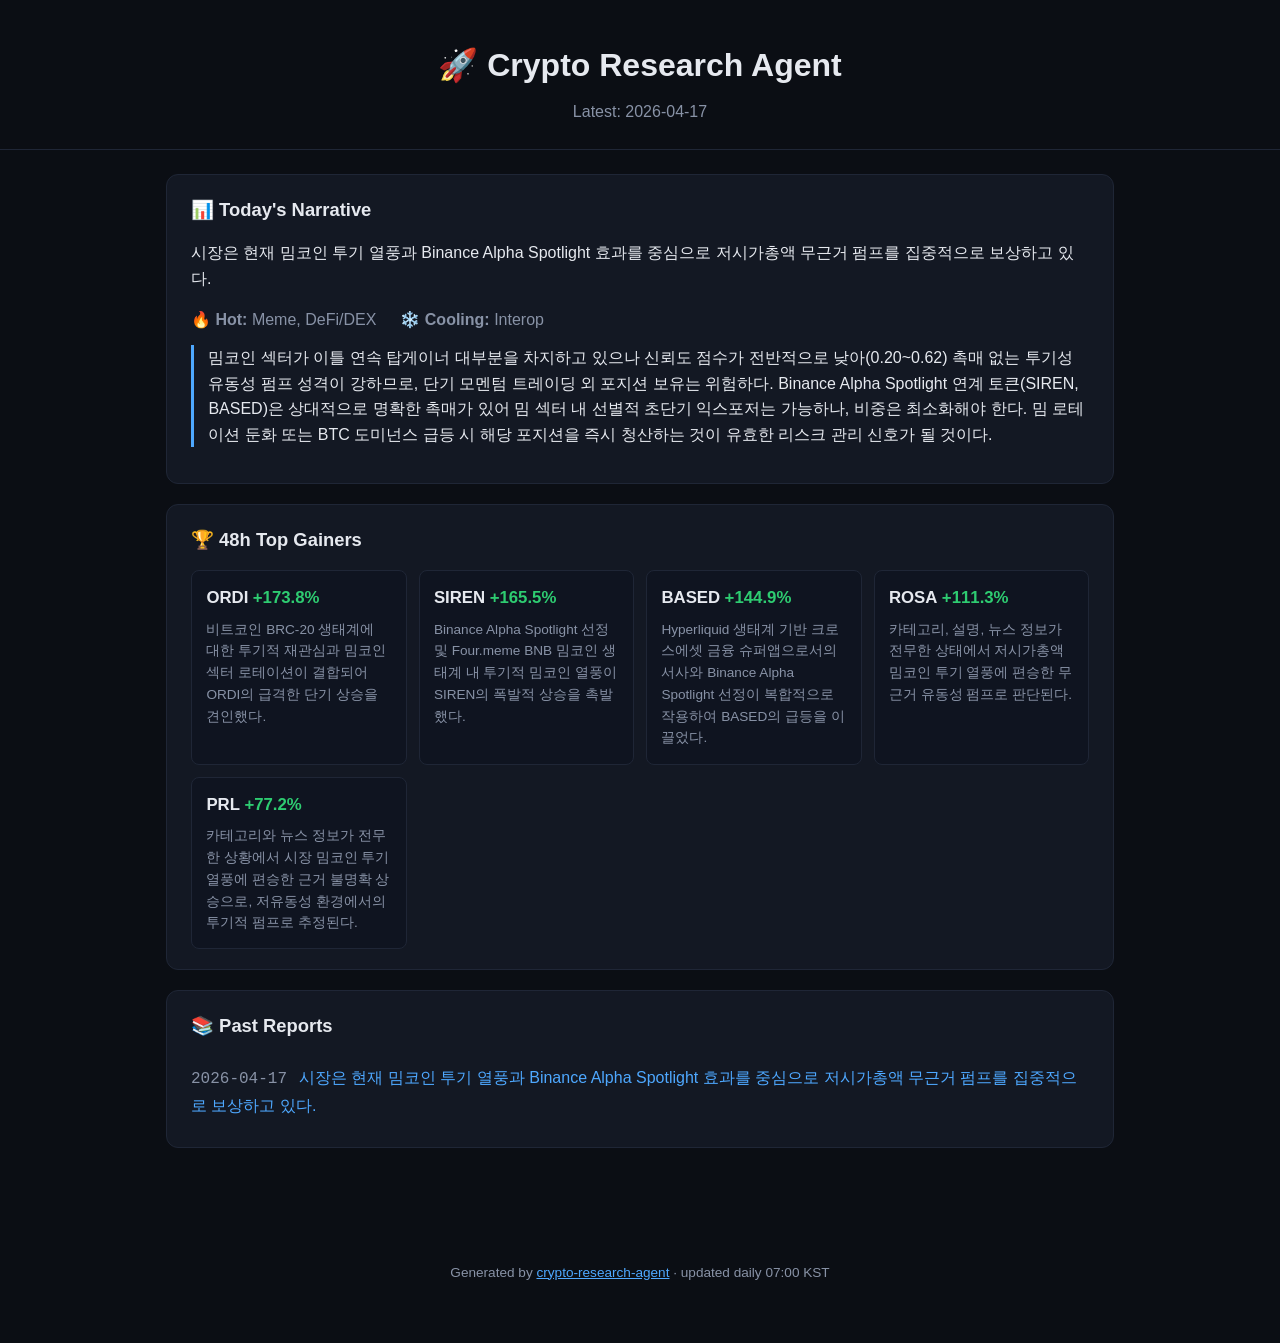
<file: crypto-research-agent/docs/index.html>
<!doctype html>
<html lang="ko">
<head>
<meta charset="utf-8" />
<meta name="viewport" content="width=device-width, initial-scale=1" />
<title>Crypto Research Agent</title>
<link rel="stylesheet" href="assets/style.css" />
</head>
<body>
<header class="hero">
  <h1>🚀 Crypto Research Agent</h1>
  <p class="tagline" id="hero-tagline">Loading latest narrative…</p>
</header>

<main>
  <section class="card" id="narrative-card" hidden>
    <h2>📊 Today's Narrative</h2>
    <p id="narrative-text"></p>
    <div class="sector-row">
      <div>🔥 <strong>Hot:</strong> <span id="hot-sectors"></span></div>
      <div>❄️ <strong>Cooling:</strong> <span id="cooling-sectors"></span></div>
    </div>
    <p class="insight" id="insight-text"></p>
  </section>

  <section class="card" id="top5-card" hidden>
    <h2>🏆 48h Top Gainers</h2>
    <div id="top5-grid" class="grid"></div>
  </section>

  <section class="card">
    <h2>📚 Past Reports</h2>
    <ul id="history-list" class="history"></ul>
  </section>
</main>

<footer>
  <p>Generated by <a href="https://github.com/">crypto-research-agent</a> · updated daily 07:00 KST</p>
</footer>

<script src="assets/app.js"></script>
</body>
</html>
</file>
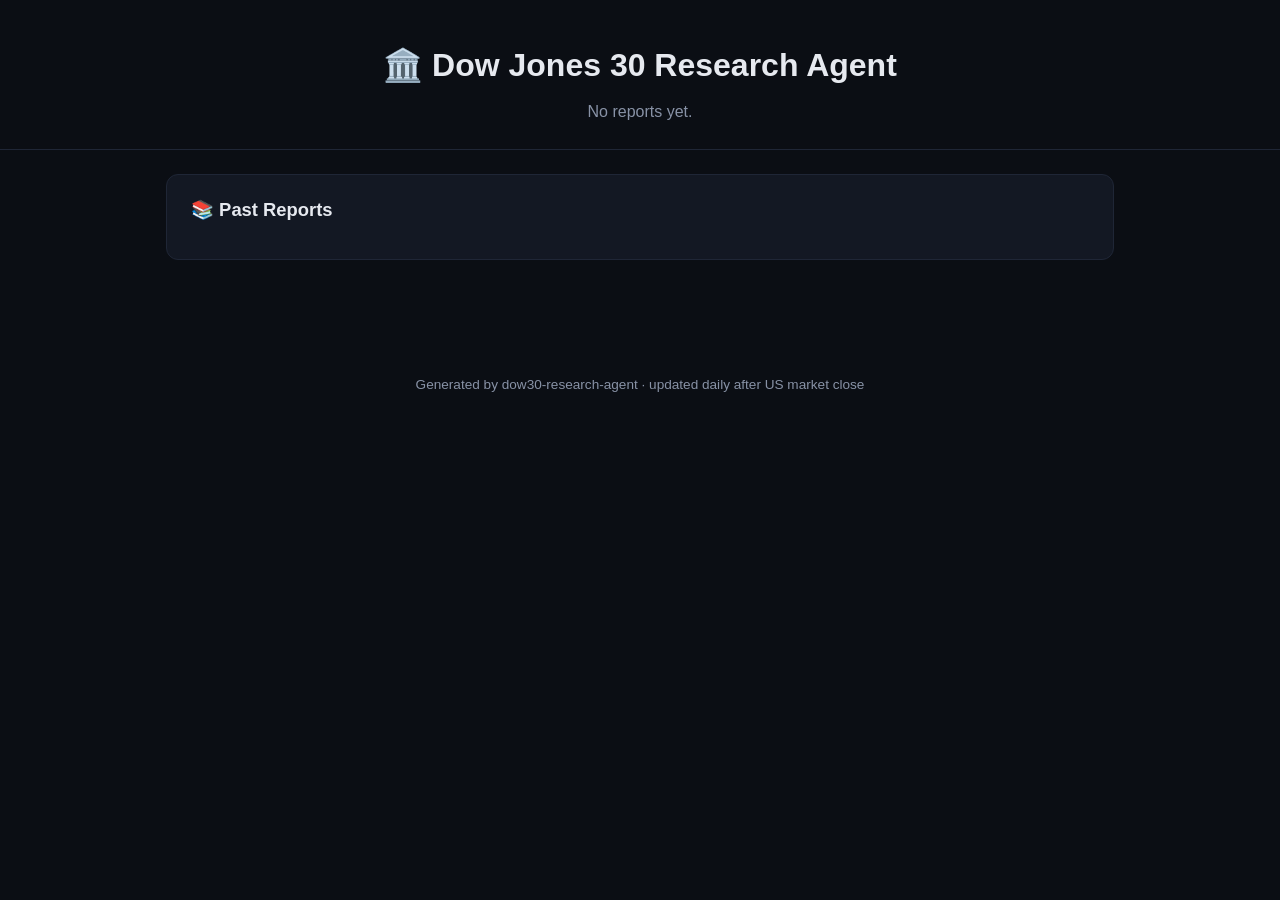
<file: dow30-research-agent/docs/index.html>
<!doctype html>
<html lang="en">
<head>
<meta charset="utf-8" />
<meta name="viewport" content="width=device-width, initial-scale=1" />
<title>Dow 30 Research Agent</title>
<link rel="stylesheet" href="assets/style.css" />
</head>
<body>
<header class="hero">
  <h1>🏛️ Dow Jones 30 Research Agent</h1>
  <p class="tagline" id="hero-tagline">Loading latest narrative…</p>
</header>
<main>
  <section class="card" id="narrative-card" hidden>
    <h2>📊 Today's Narrative</h2>
    <p id="narrative-text"></p>
    <div class="sector-row">
      <div>🔥 <strong>Hot:</strong> <span id="hot-sectors"></span></div>
      <div>❄️ <strong>Cooling:</strong> <span id="cooling-sectors"></span></div>
    </div>
    <p class="insight" id="insight-text"></p>
  </section>
  <section class="card" id="top5-card" hidden>
    <h2>🏆 2-Day Top Gainers</h2>
    <div id="top5-grid" class="grid"></div>
  </section>
  <section class="card">
    <h2>📚 Past Reports</h2>
    <ul id="history-list" class="history"></ul>
  </section>
</main>
<footer><p>Generated by dow30-research-agent · updated daily after US market close</p></footer>
<script src="assets/app.js"></script>
</body>
</html>
</file>
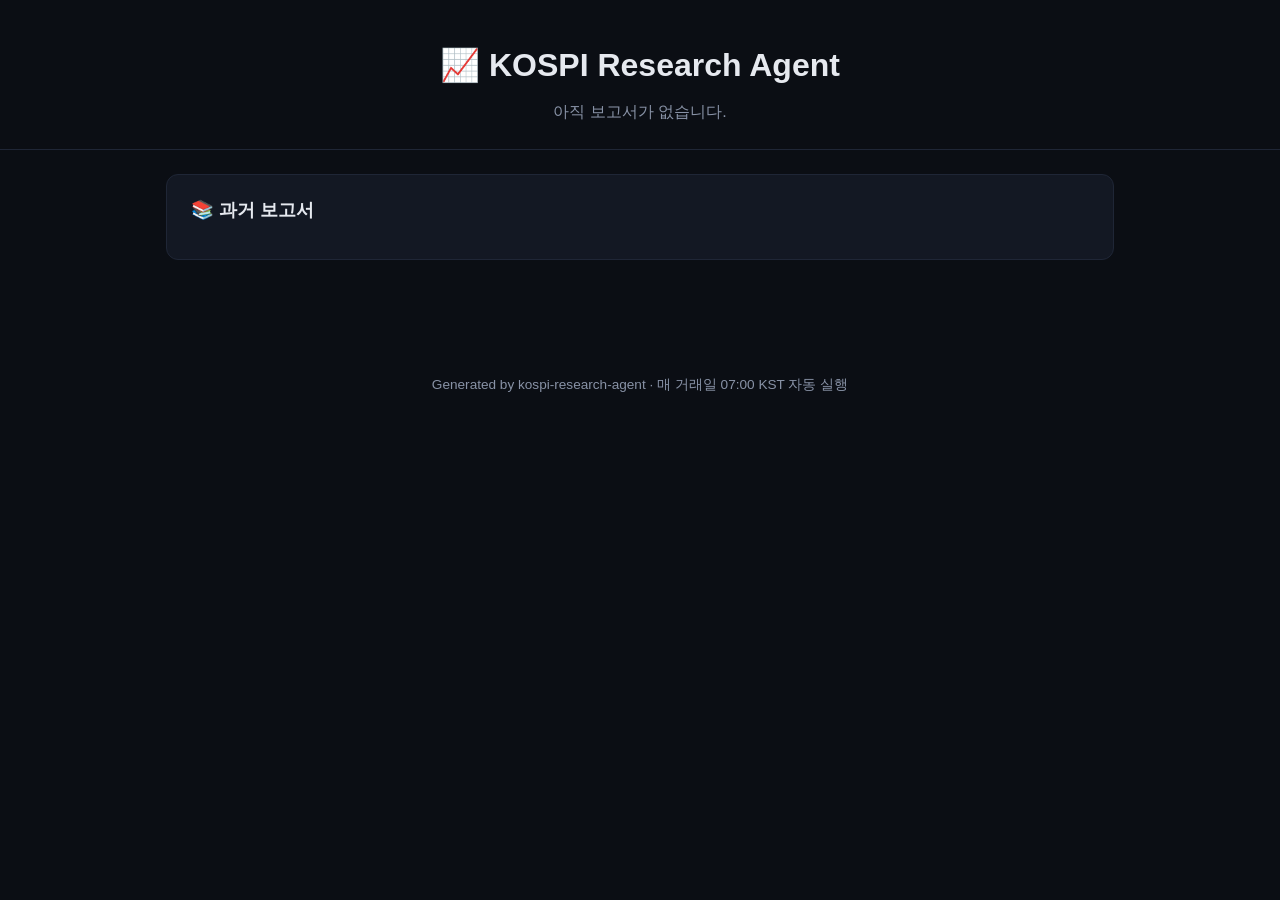
<file: kospi-research-agent/docs/index.html>
<!doctype html>
<html lang="ko">
<head>
<meta charset="utf-8" />
<meta name="viewport" content="width=device-width, initial-scale=1" />
<title>KOSPI Research Agent</title>
<link rel="stylesheet" href="assets/style.css" />
</head>
<body>
<header class="hero">
  <h1>📈 KOSPI Research Agent</h1>
  <p class="tagline" id="hero-tagline">Loading latest narrative…</p>
</header>

<main>
  <section class="card" id="narrative-card" hidden>
    <h2>📊 오늘의 내러티브</h2>
    <p id="narrative-text"></p>
    <div class="sector-row">
      <div>🔥 <strong>Hot:</strong> <span id="hot-sectors"></span></div>
      <div>❄️ <strong>Cooling:</strong> <span id="cooling-sectors"></span></div>
    </div>
    <p class="insight" id="insight-text"></p>
  </section>

  <section class="card" id="top5-card" hidden>
    <h2>🏆 2거래일 상승률 Top 5</h2>
    <div id="top5-grid" class="grid"></div>
  </section>

  <section class="card">
    <h2>📚 과거 보고서</h2>
    <ul id="history-list" class="history"></ul>
  </section>
</main>

<footer>
  <p>Generated by kospi-research-agent · 매 거래일 07:00 KST 자동 실행</p>
</footer>

<script src="assets/app.js"></script>
</body>
</html>
</file>
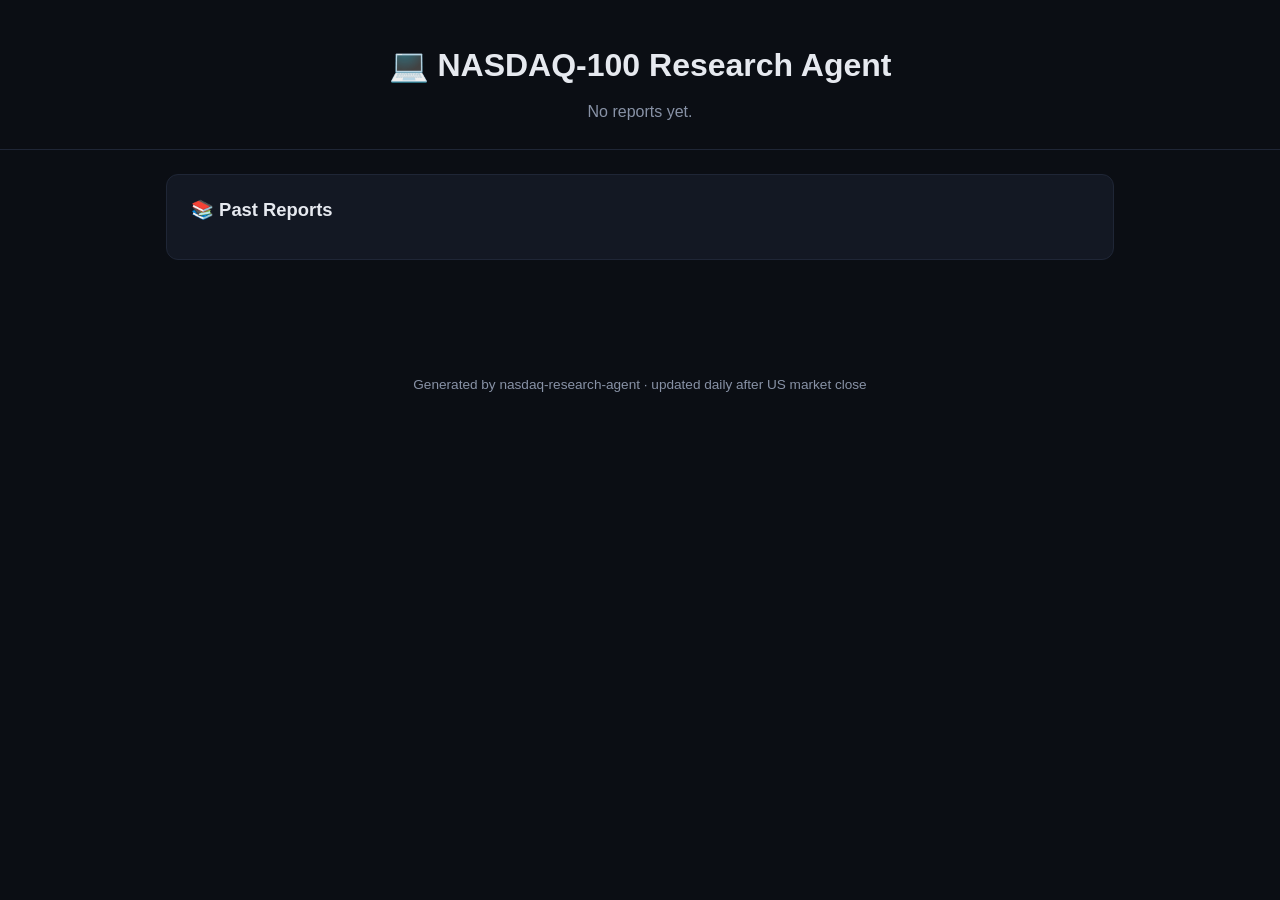
<file: nasdaq-research-agent/docs/index.html>
<!doctype html>
<html lang="en">
<head>
<meta charset="utf-8" />
<meta name="viewport" content="width=device-width, initial-scale=1" />
<title>NASDAQ-100 Research Agent</title>
<link rel="stylesheet" href="assets/style.css" />
</head>
<body>
<header class="hero">
  <h1>💻 NASDAQ-100 Research Agent</h1>
  <p class="tagline" id="hero-tagline">Loading latest narrative…</p>
</header>

<main>
  <section class="card" id="narrative-card" hidden>
    <h2>📊 Today's Narrative</h2>
    <p id="narrative-text"></p>
    <div class="sector-row">
      <div>🔥 <strong>Hot:</strong> <span id="hot-sectors"></span></div>
      <div>❄️ <strong>Cooling:</strong> <span id="cooling-sectors"></span></div>
    </div>
    <p class="insight" id="insight-text"></p>
  </section>

  <section class="card" id="top5-card" hidden>
    <h2>🏆 2-Day Top Gainers</h2>
    <div id="top5-grid" class="grid"></div>
  </section>

  <section class="card">
    <h2>📚 Past Reports</h2>
    <ul id="history-list" class="history"></ul>
  </section>
</main>

<footer>
  <p>Generated by nasdaq-research-agent · updated daily after US market close</p>
</footer>

<script src="assets/app.js"></script>
</body>
</html>
</file>
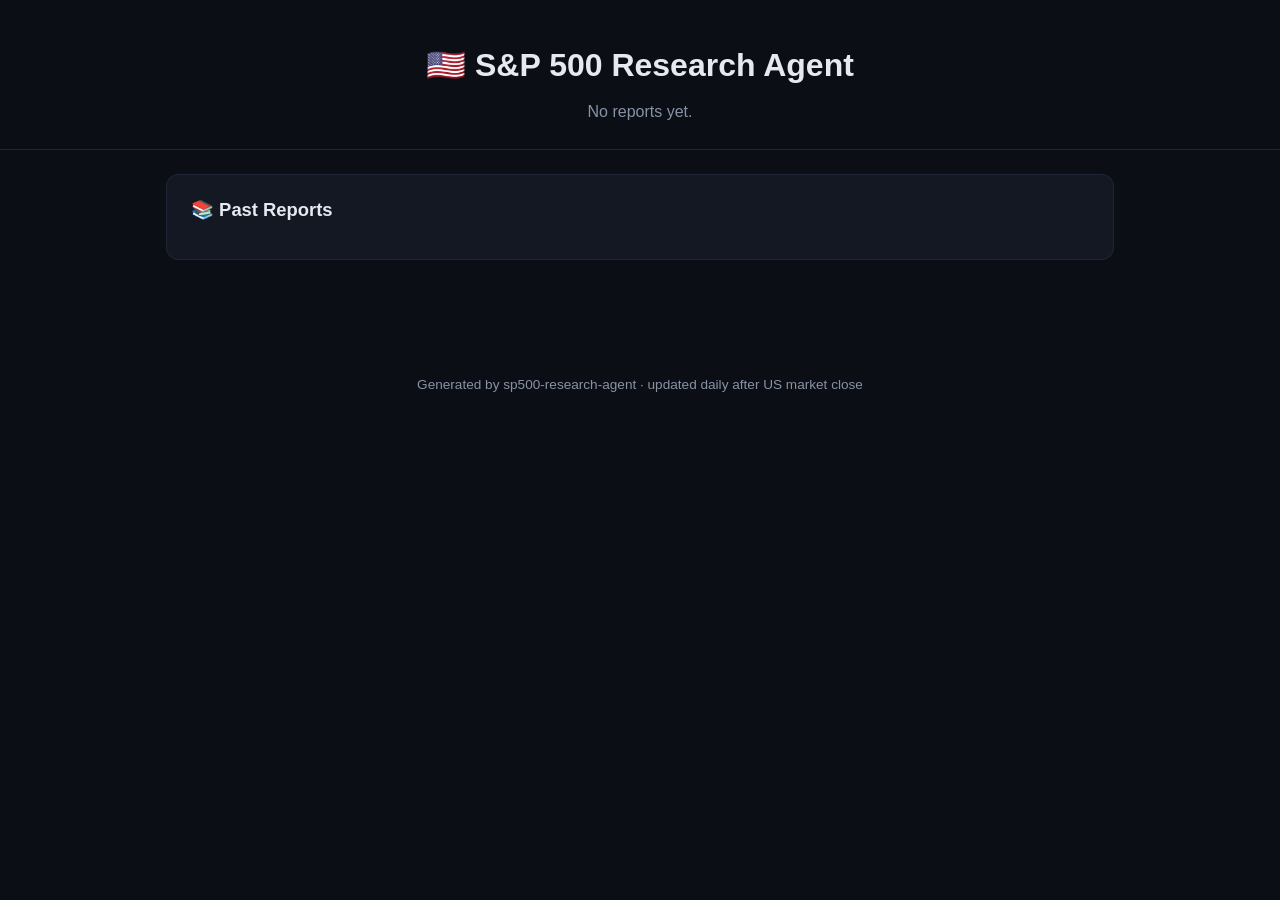
<file: sp500-research-agent/docs/index.html>
<!doctype html>
<html lang="en">
<head>
<meta charset="utf-8" />
<meta name="viewport" content="width=device-width, initial-scale=1" />
<title>S&P 500 Research Agent</title>
<link rel="stylesheet" href="assets/style.css" />
</head>
<body>
<header class="hero">
  <h1>🇺🇸 S&P 500 Research Agent</h1>
  <p class="tagline" id="hero-tagline">Loading latest narrative…</p>
</header>

<main>
  <section class="card" id="narrative-card" hidden>
    <h2>📊 Today's Narrative</h2>
    <p id="narrative-text"></p>
    <div class="sector-row">
      <div>🔥 <strong>Hot:</strong> <span id="hot-sectors"></span></div>
      <div>❄️ <strong>Cooling:</strong> <span id="cooling-sectors"></span></div>
    </div>
    <p class="insight" id="insight-text"></p>
  </section>

  <section class="card" id="top5-card" hidden>
    <h2>🏆 2-Day Top Gainers</h2>
    <div id="top5-grid" class="grid"></div>
  </section>

  <section class="card">
    <h2>📚 Past Reports</h2>
    <ul id="history-list" class="history"></ul>
  </section>
</main>

<footer>
  <p>Generated by sp500-research-agent · updated daily after US market close</p>
</footer>

<script src="assets/app.js"></script>
</body>
</html>
</file>
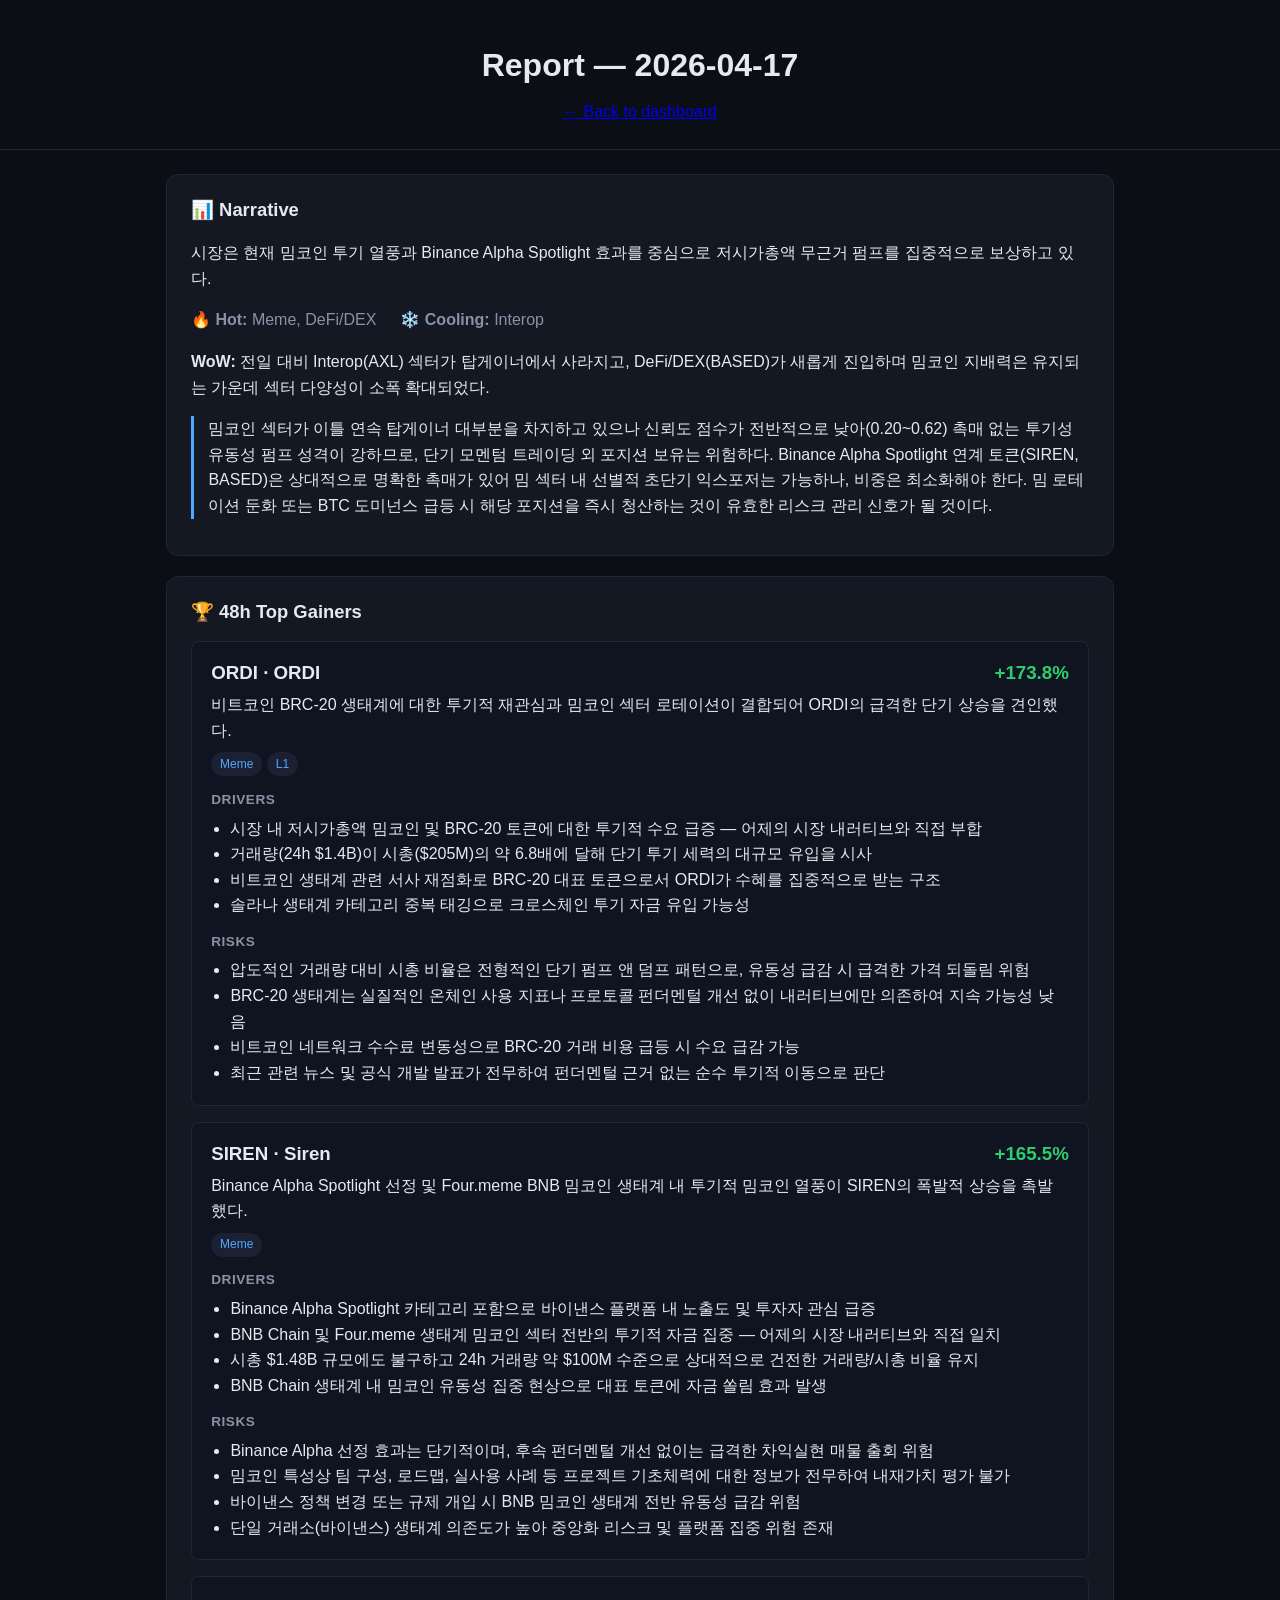
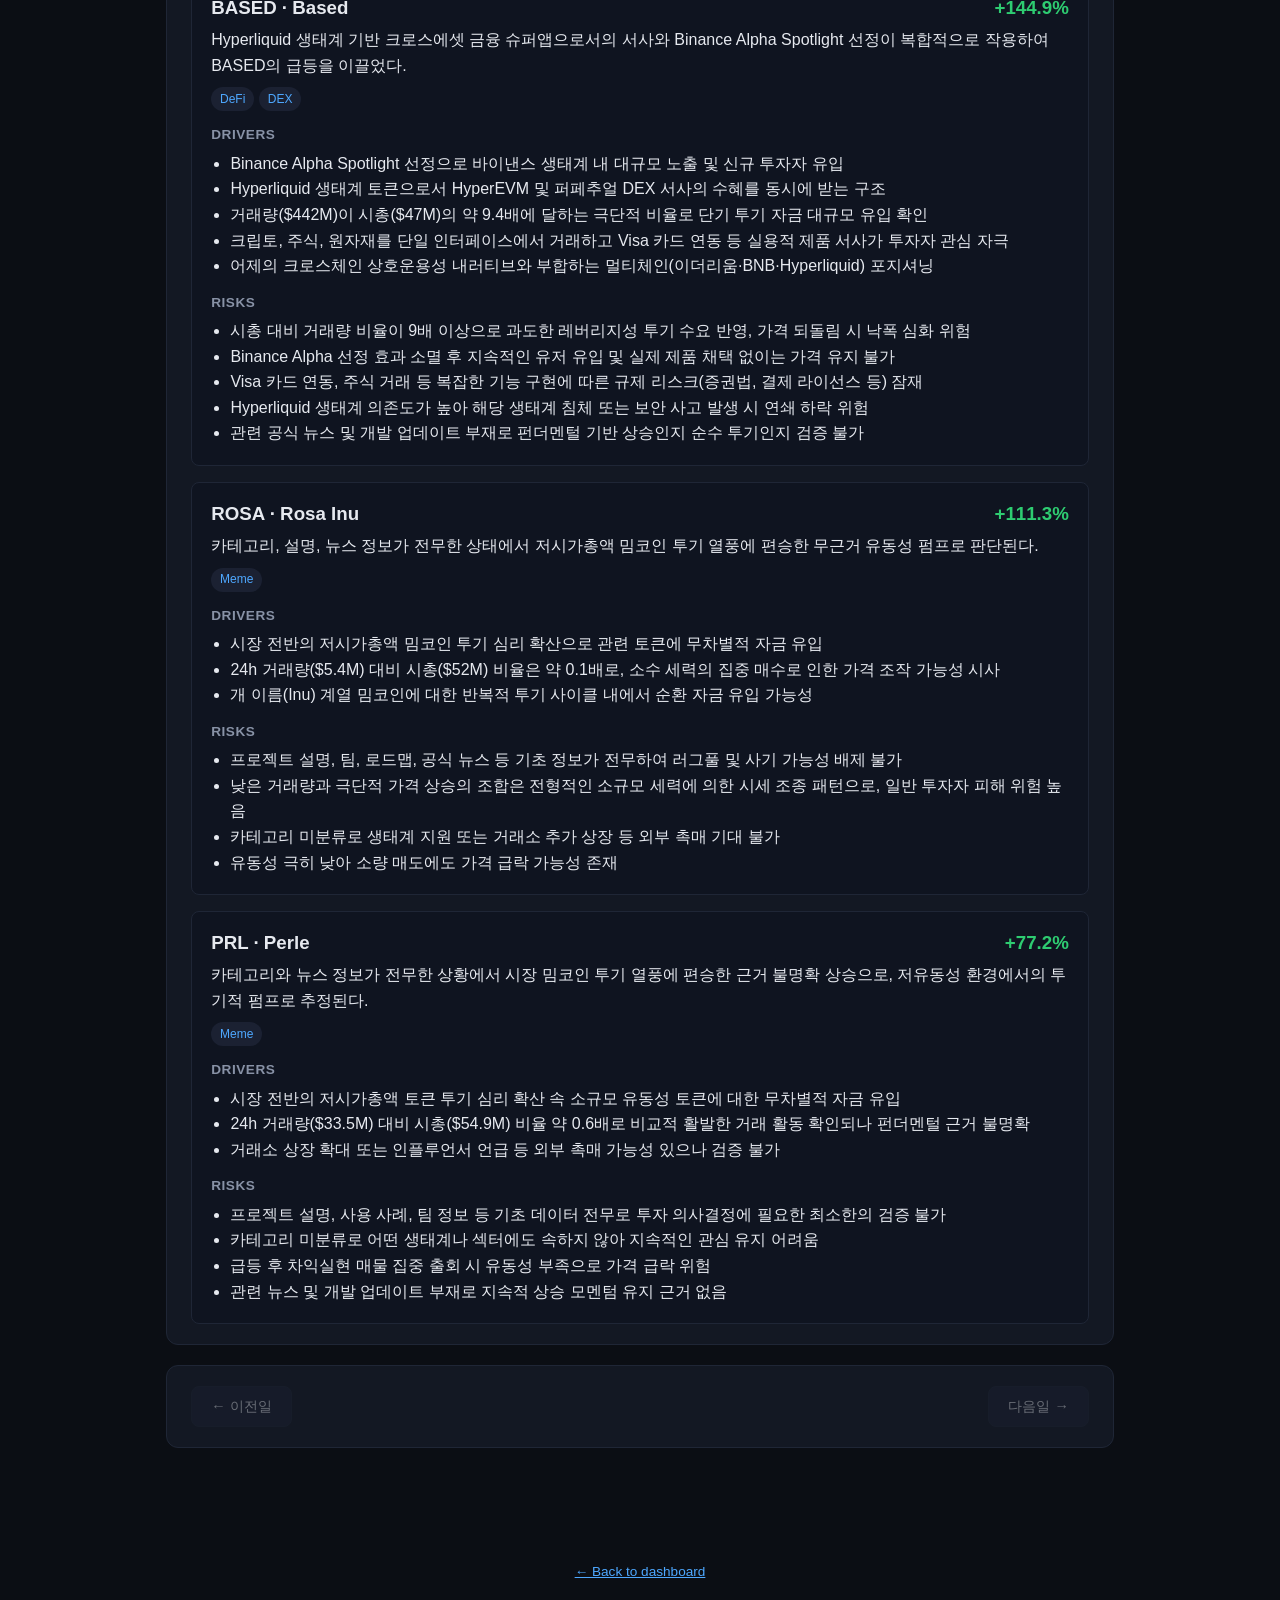
<file: crypto-research-agent/docs/report.html>
<!doctype html>
<html lang="ko">
<head>
<meta charset="utf-8" />
<meta name="viewport" content="width=device-width, initial-scale=1" />
<title>Crypto Report</title>
<link rel="stylesheet" href="assets/style.css" />
</head>
<body>
<header class="hero">
  <h1 id="report-title">Report</h1>
  <p class="tagline"><a href="index.html">← Back to dashboard</a></p>
</header>

<main>
  <section class="card" id="narrative-card">
    <h2>📊 Narrative</h2>
    <p id="narrative-text"></p>
    <div class="sector-row">
      <div>🔥 <strong>Hot:</strong> <span id="hot-sectors"></span></div>
      <div>❄️ <strong>Cooling:</strong> <span id="cooling-sectors"></span></div>
    </div>
    <p><strong>WoW:</strong> <span id="wow-text"></span></p>
    <p class="insight" id="insight-text"></p>
  </section>

  <section class="card">
    <h2>🏆 48h Top Gainers</h2>
    <div id="gainers" class="analysis-list"></div>
  </section>

  <nav class="card nav-buttons">
    <button id="prev-btn">← 이전일</button>
    <button id="next-btn">다음일 →</button>
  </nav>
</main>

<footer>
  <p><a href="index.html">← Back to dashboard</a></p>
</footer>

<script src="assets/app.js"></script>
<script>
  if (window.renderReportPage) renderReportPage();
</script>
</body>
</html>
</file>
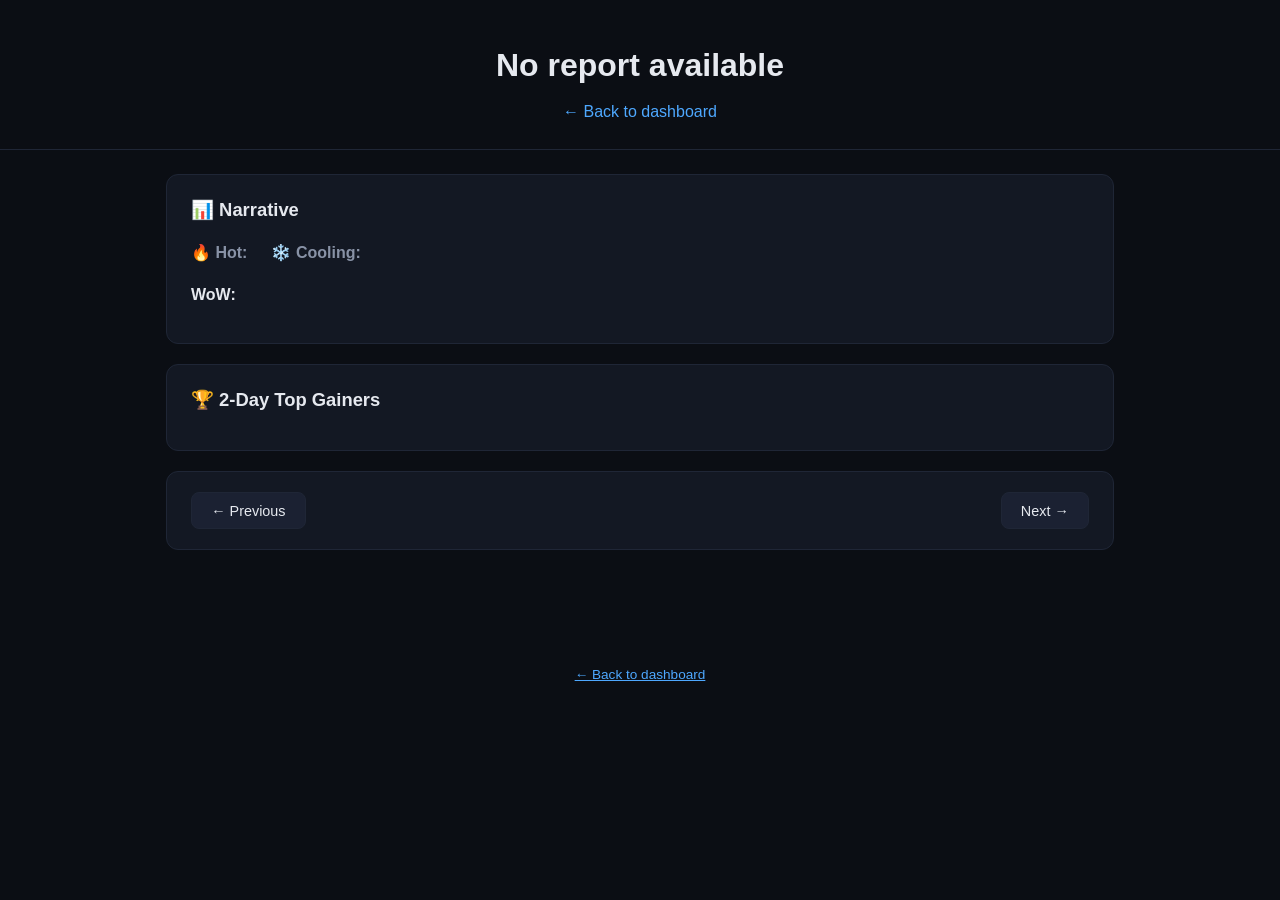
<file: dow30-research-agent/docs/report.html>
<!doctype html>
<html lang="en">
<head>
<meta charset="utf-8" />
<meta name="viewport" content="width=device-width, initial-scale=1" />
<title>Dow 30 Report</title>
<link rel="stylesheet" href="assets/style.css" />
</head>
<body>
<header class="hero">
  <h1 id="report-title">Report</h1>
  <p class="tagline"><a href="index.html">← Back to dashboard</a></p>
</header>
<main>
  <section class="card" id="narrative-card">
    <h2>📊 Narrative</h2>
    <p id="narrative-text"></p>
    <div class="sector-row">
      <div>🔥 <strong>Hot:</strong> <span id="hot-sectors"></span></div>
      <div>❄️ <strong>Cooling:</strong> <span id="cooling-sectors"></span></div>
    </div>
    <p><strong>WoW:</strong> <span id="wow-text"></span></p>
    <p class="insight" id="insight-text"></p>
  </section>
  <section class="card">
    <h2>🏆 2-Day Top Gainers</h2>
    <div id="gainers" class="analysis-list"></div>
  </section>
  <nav class="card nav-buttons">
    <button id="prev-btn">← Previous</button>
    <button id="next-btn">Next →</button>
  </nav>
</main>
<footer><p><a href="index.html">← Back to dashboard</a></p></footer>
<script src="assets/app.js"></script>
<script>if (window.renderReportPage) renderReportPage();</script>
</body>
</html>
</file>
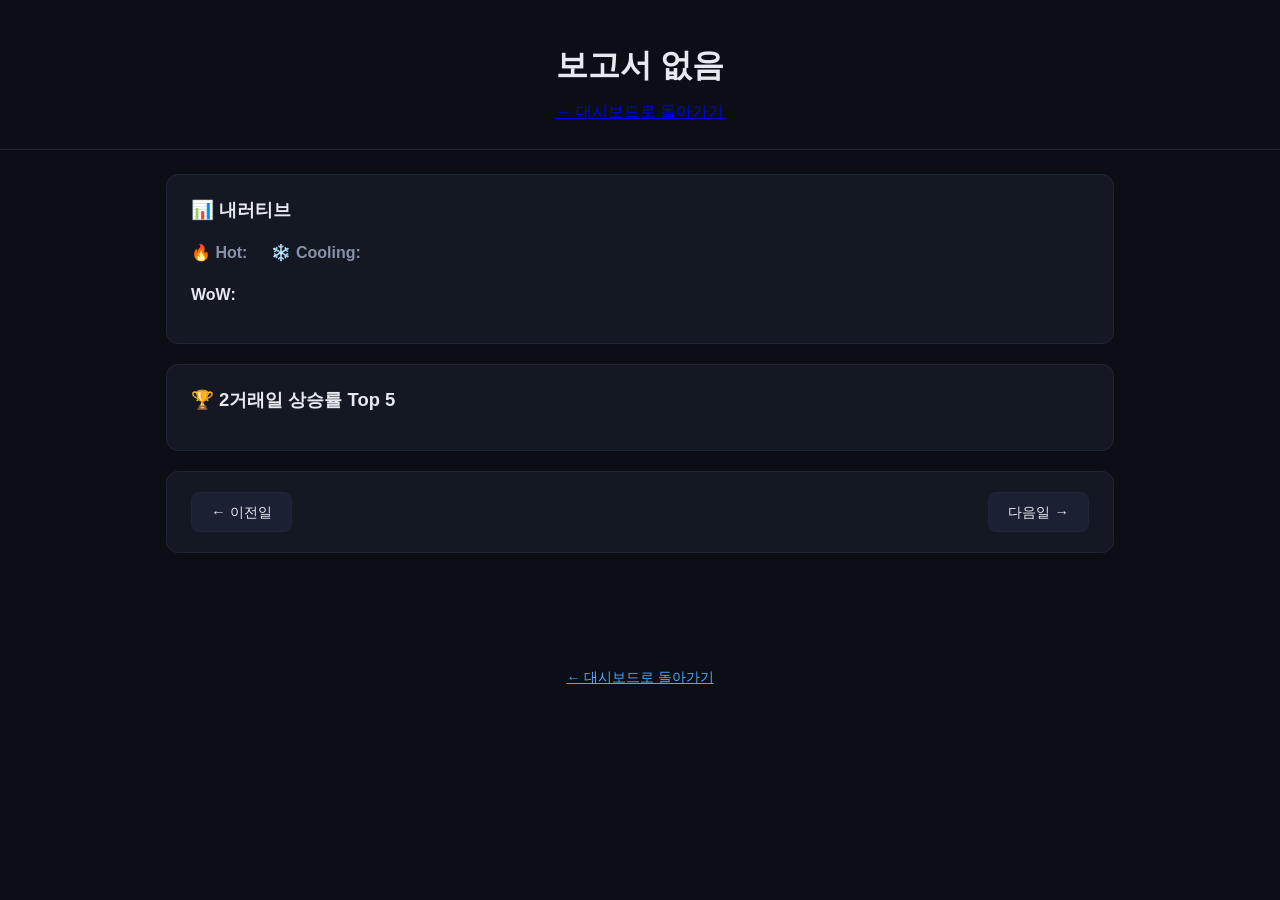
<file: kospi-research-agent/docs/report.html>
<!doctype html>
<html lang="ko">
<head>
<meta charset="utf-8" />
<meta name="viewport" content="width=device-width, initial-scale=1" />
<title>KOSPI Report</title>
<link rel="stylesheet" href="assets/style.css" />
</head>
<body>
<header class="hero">
  <h1 id="report-title">Report</h1>
  <p class="tagline"><a href="index.html">← 대시보드로 돌아가기</a></p>
</header>

<main>
  <section class="card" id="narrative-card">
    <h2>📊 내러티브</h2>
    <p id="narrative-text"></p>
    <div class="sector-row">
      <div>🔥 <strong>Hot:</strong> <span id="hot-sectors"></span></div>
      <div>❄️ <strong>Cooling:</strong> <span id="cooling-sectors"></span></div>
    </div>
    <p><strong>WoW:</strong> <span id="wow-text"></span></p>
    <p class="insight" id="insight-text"></p>
  </section>

  <section class="card">
    <h2>🏆 2거래일 상승률 Top 5</h2>
    <div id="gainers" class="analysis-list"></div>
  </section>

  <nav class="card nav-buttons">
    <button id="prev-btn">← 이전일</button>
    <button id="next-btn">다음일 →</button>
  </nav>
</main>

<footer>
  <p><a href="index.html">← 대시보드로 돌아가기</a></p>
</footer>

<script src="assets/app.js"></script>
<script>
  if (window.renderReportPage) renderReportPage();
</script>
</body>
</html>
</file>
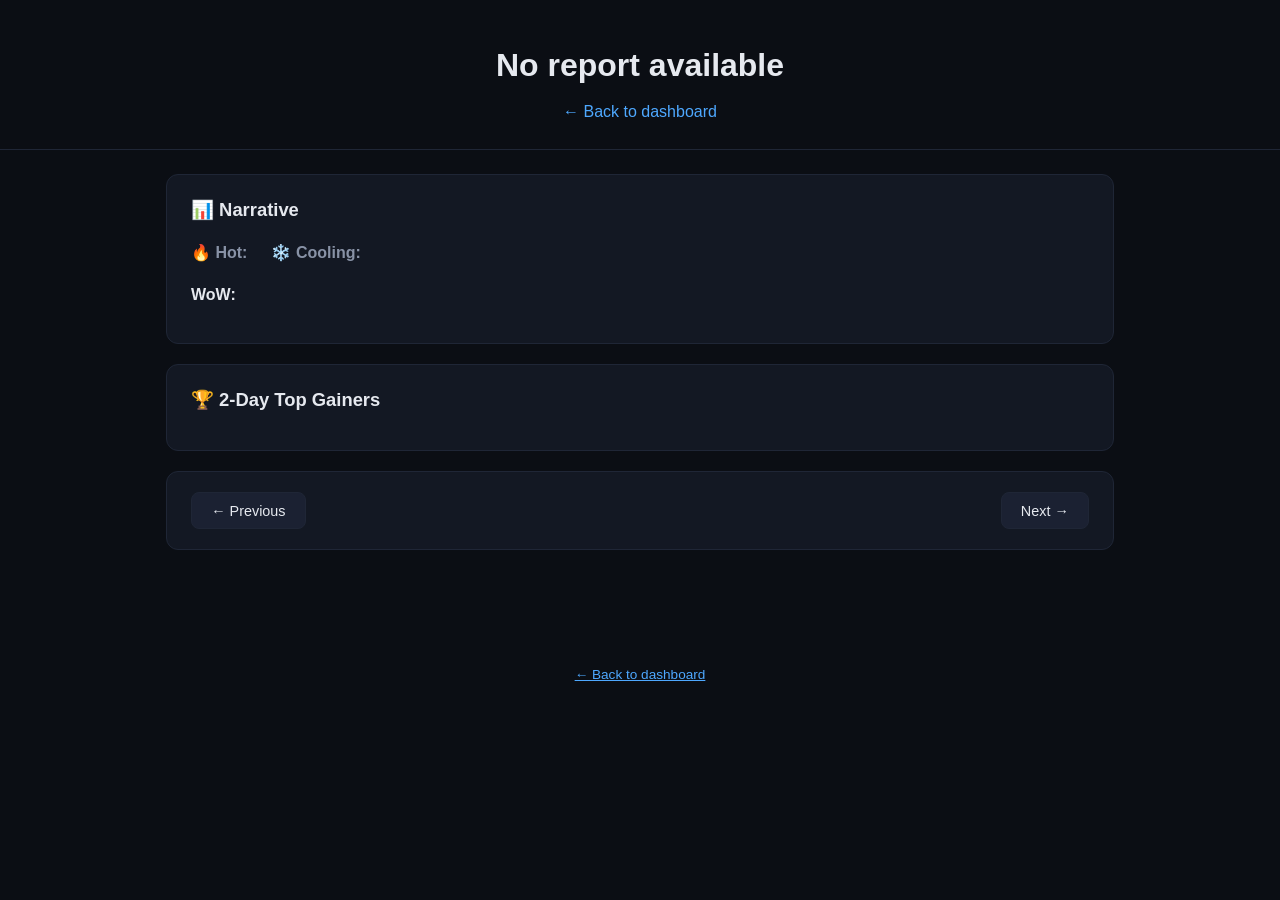
<file: nasdaq-research-agent/docs/report.html>
<!doctype html>
<html lang="en">
<head>
<meta charset="utf-8" />
<meta name="viewport" content="width=device-width, initial-scale=1" />
<title>NASDAQ-100 Report</title>
<link rel="stylesheet" href="assets/style.css" />
</head>
<body>
<header class="hero">
  <h1 id="report-title">Report</h1>
  <p class="tagline"><a href="index.html">← Back to dashboard</a></p>
</header>

<main>
  <section class="card" id="narrative-card">
    <h2>📊 Narrative</h2>
    <p id="narrative-text"></p>
    <div class="sector-row">
      <div>🔥 <strong>Hot:</strong> <span id="hot-sectors"></span></div>
      <div>❄️ <strong>Cooling:</strong> <span id="cooling-sectors"></span></div>
    </div>
    <p><strong>WoW:</strong> <span id="wow-text"></span></p>
    <p class="insight" id="insight-text"></p>
  </section>

  <section class="card">
    <h2>🏆 2-Day Top Gainers</h2>
    <div id="gainers" class="analysis-list"></div>
  </section>

  <nav class="card nav-buttons">
    <button id="prev-btn">← Previous</button>
    <button id="next-btn">Next →</button>
  </nav>
</main>

<footer>
  <p><a href="index.html">← Back to dashboard</a></p>
</footer>

<script src="assets/app.js"></script>
<script>
  if (window.renderReportPage) renderReportPage();
</script>
</body>
</html>
</file>
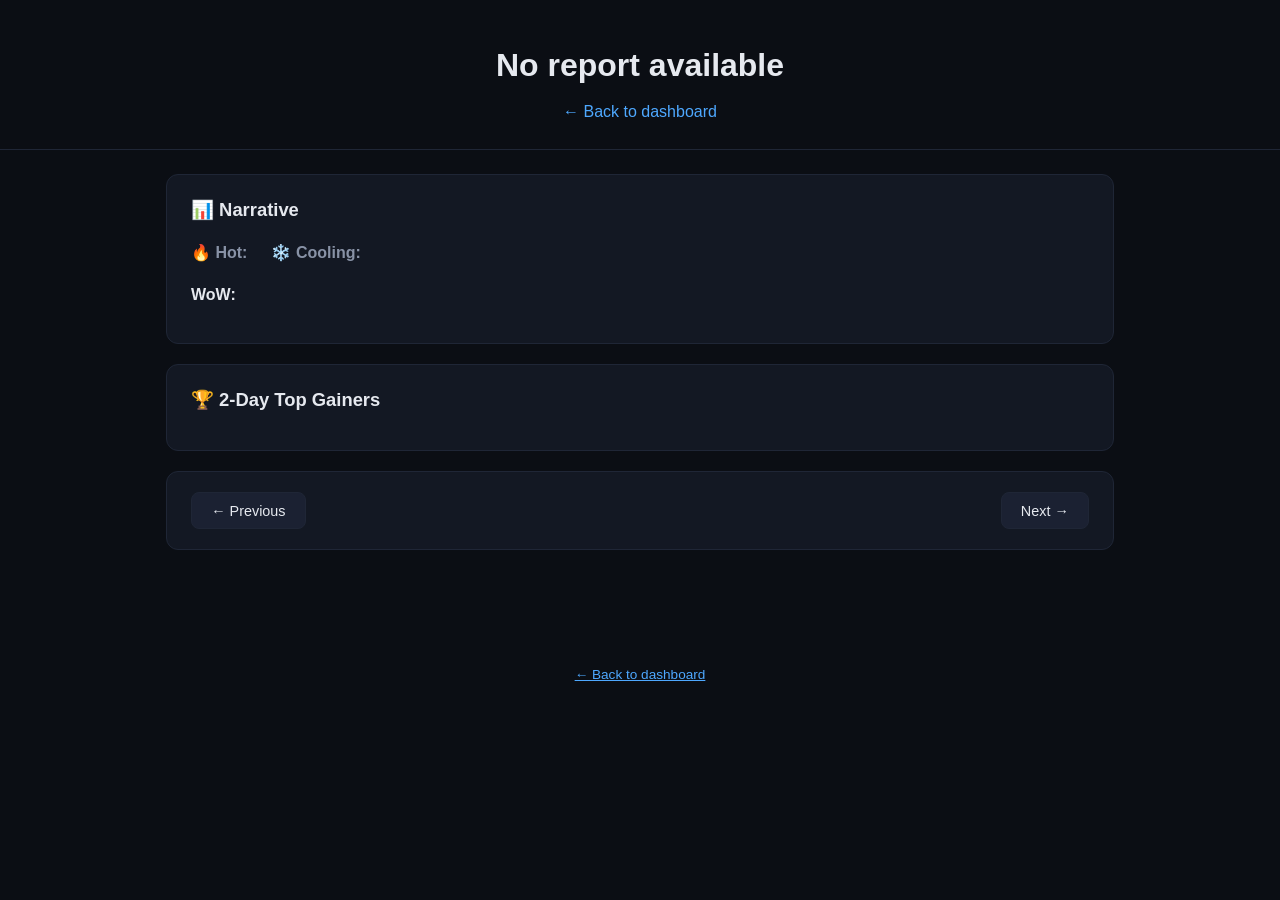
<file: sp500-research-agent/docs/report.html>
<!doctype html>
<html lang="en">
<head>
<meta charset="utf-8" />
<meta name="viewport" content="width=device-width, initial-scale=1" />
<title>S&P 500 Report</title>
<link rel="stylesheet" href="assets/style.css" />
</head>
<body>
<header class="hero">
  <h1 id="report-title">Report</h1>
  <p class="tagline"><a href="index.html">← Back to dashboard</a></p>
</header>

<main>
  <section class="card" id="narrative-card">
    <h2>📊 Narrative</h2>
    <p id="narrative-text"></p>
    <div class="sector-row">
      <div>🔥 <strong>Hot:</strong> <span id="hot-sectors"></span></div>
      <div>❄️ <strong>Cooling:</strong> <span id="cooling-sectors"></span></div>
    </div>
    <p><strong>WoW:</strong> <span id="wow-text"></span></p>
    <p class="insight" id="insight-text"></p>
  </section>

  <section class="card">
    <h2>🏆 2-Day Top Gainers</h2>
    <div id="gainers" class="analysis-list"></div>
  </section>

  <nav class="card nav-buttons">
    <button id="prev-btn">← Previous</button>
    <button id="next-btn">Next →</button>
  </nav>
</main>

<footer>
  <p><a href="index.html">← Back to dashboard</a></p>
</footer>

<script src="assets/app.js"></script>
<script>
  if (window.renderReportPage) renderReportPage();
</script>
</body>
</html>
</file>
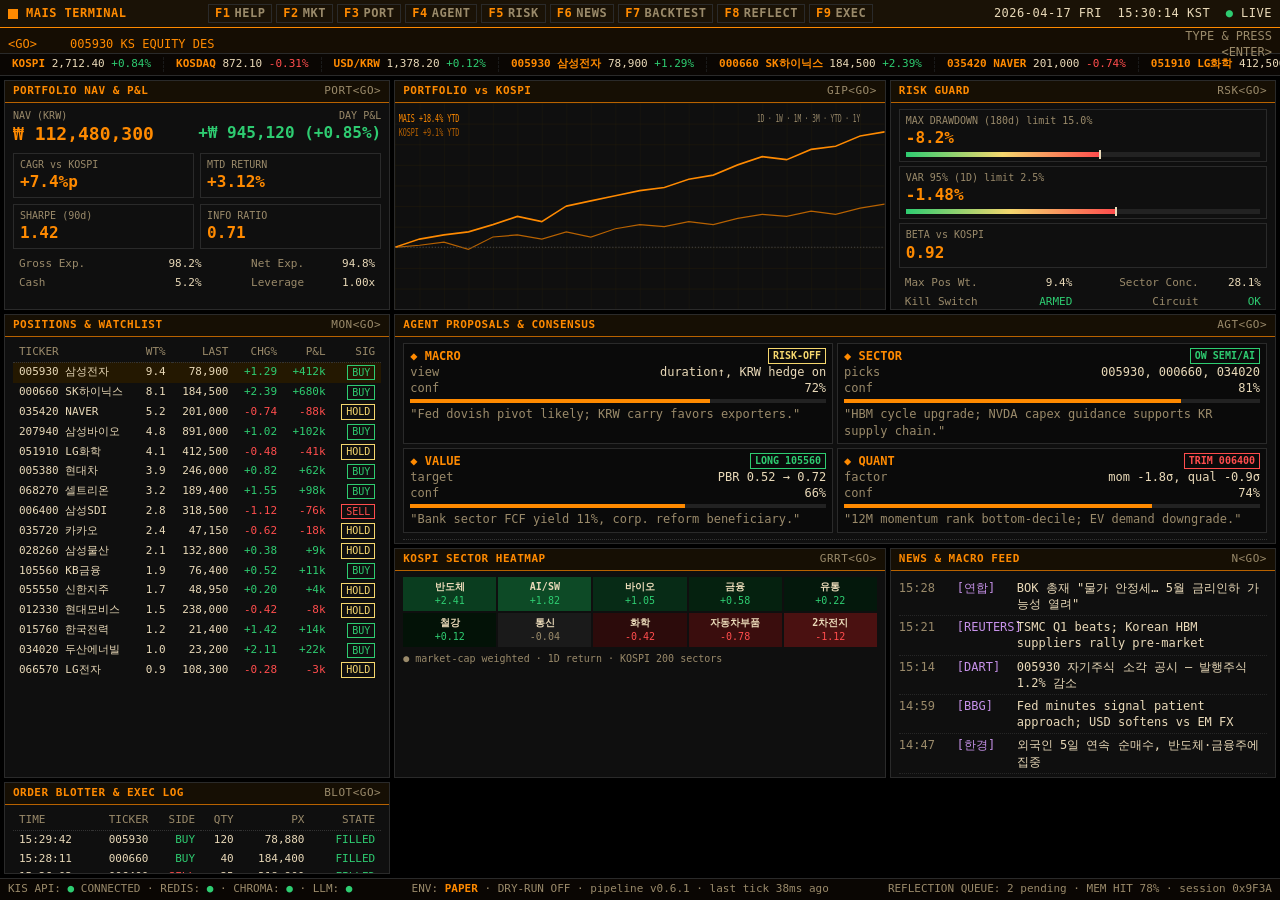
<file: src/dashboard/mockup.html>
<!doctype html>
<html lang="ko">
<head>
<meta charset="utf-8" />
<title>MAIS Terminal — Bloomberg-Style Mockup</title>
<style>
  :root {
    --bg: #000000;
    --bg-alt: #0b0b0b;
    --bg-panel: #0f0f0f;
    --border: #2a2a2a;
    --border-hot: #ff8a00;
    --amber: #ff8a00;
    --amber-dim: #b86200;
    --text: #e9d9b8;
    --text-dim: #9a8a6a;
    --up: #2ecc71;
    --down: #ff4d4d;
    --blue: #4aa3ff;
    --violet: #c792ea;
    --yellow: #f5d76e;
  }
  * { box-sizing: border-box; }
  html, body {
    margin: 0; padding: 0;
    background: var(--bg);
    color: var(--text);
    font-family: "Consolas", "Menlo", "DejaVu Sans Mono", "Courier New", monospace;
    font-size: 12px;
    line-height: 1.35;
  }
  a { color: var(--amber); text-decoration: none; }

  /* Top header */
  .topbar {
    display: grid;
    grid-template-columns: 200px 1fr 280px;
    align-items: center;
    height: 28px;
    background: #1a1206;
    border-bottom: 1px solid var(--border-hot);
    padding: 0 8px;
    color: var(--amber);
    font-weight: bold;
    letter-spacing: 0.5px;
  }
  .topbar .brand { display: flex; gap: 8px; align-items: center; }
  .topbar .brand .dot { width: 10px; height: 10px; background: var(--amber); display: inline-block; }
  .topbar .clock { text-align: right; color: var(--text); font-weight: normal; }

  /* Command line */
  .cmdline {
    display: grid;
    grid-template-columns: 60px 1fr 120px;
    align-items: center;
    height: 26px;
    background: #150d03;
    border-bottom: 1px solid var(--border);
    padding: 0 8px;
    color: var(--amber);
  }
  .cmdline input {
    background: transparent;
    border: none;
    outline: none;
    color: var(--amber);
    font-family: inherit;
    font-size: 12px;
    width: 100%;
  }
  .cmdline .hint { color: var(--text-dim); text-align: right; }

  /* Ticker tape */
  .tape {
    display: flex;
    overflow: hidden;
    height: 22px;
    background: #0a0603;
    border-bottom: 1px solid var(--border);
    align-items: center;
    white-space: nowrap;
    font-size: 11px;
  }
  .tape .item { padding: 0 12px; border-right: 1px dashed #1a1a1a; }
  .tape .sym { color: var(--amber); font-weight: bold; }
  .up { color: var(--up); }
  .down { color: var(--down); }
  .dim { color: var(--text-dim); }

  /* Grid */
  .grid {
    display: grid;
    grid-template-columns: 1.1fr 1.4fr 1.1fr;
    grid-template-rows: 230px 230px 230px;
    gap: 4px;
    padding: 4px;
    height: calc(100vh - 28px - 26px - 22px - 22px);
    min-height: 720px;
  }

  .panel {
    background: var(--bg-panel);
    border: 1px solid var(--border);
    display: flex; flex-direction: column;
    overflow: hidden;
  }
  .panel .title {
    display: flex; justify-content: space-between; align-items: center;
    padding: 3px 8px;
    background: #160f04;
    border-bottom: 1px solid var(--amber-dim);
    color: var(--amber);
    font-weight: bold;
    letter-spacing: 0.5px;
    font-size: 11px;
  }
  .panel .title .code { color: var(--text-dim); font-weight: normal; }
  .panel .body { padding: 6px 8px; overflow: auto; flex: 1; }

  /* Panel spans */
  .span-col-2 { grid-column: span 2; }
  .span-row-2 { grid-row: span 2; }

  /* Tables */
  table { width: 100%; border-collapse: collapse; font-size: 11px; }
  th, td { padding: 2px 6px; text-align: right; }
  th:first-child, td:first-child { text-align: left; }
  th { color: var(--text-dim); font-weight: normal; border-bottom: 1px dotted #333; }
  tbody tr:hover { background: #1a1405; }
  tbody tr.sel { background: #241801; }

  /* Agent cards */
  .agents { display: grid; grid-template-columns: 1fr 1fr; gap: 4px; }
  .agent {
    border: 1px solid var(--border);
    padding: 4px 6px;
    background: #0a0a0a;
  }
  .agent .hdr { display: flex; justify-content: space-between; color: var(--amber); font-weight: bold; }
  .agent .row { display: flex; justify-content: space-between; }
  .agent .conf { height: 4px; background: #222; margin-top: 3px; position: relative; }
  .agent .conf > div { height: 100%; background: var(--amber); }
  .badge { display: inline-block; padding: 0 4px; border: 1px solid; font-size: 10px; }
  .badge.buy { color: var(--up); border-color: var(--up); }
  .badge.sell { color: var(--down); border-color: var(--down); }
  .badge.hold { color: var(--yellow); border-color: var(--yellow); }

  /* Risk gauges */
  .gauges { display: grid; grid-template-columns: 1fr 1fr; gap: 6px; }
  .gauge { border: 1px solid var(--border); padding: 4px 6px; }
  .gauge .lbl { color: var(--text-dim); font-size: 10px; }
  .gauge .val { font-size: 16px; color: var(--amber); font-weight: bold; }
  .gauge .bar { height: 5px; background: #222; margin-top: 3px; position: relative; }
  .gauge .bar > div { height: 100%; background: linear-gradient(90deg, var(--up), var(--yellow), var(--down)); }
  .gauge .bar .marker { position: absolute; top: -2px; width: 2px; height: 9px; background: var(--text); }

  /* Chart */
  .chart {
    width: 100%; height: 100%;
    background:
      linear-gradient(rgba(255,138,0,.06) 1px, transparent 1px) 0 0 / 100% 20px,
      linear-gradient(90deg, rgba(255,138,0,.06) 1px, transparent 1px) 0 0 / 40px 100%;
  }

  /* Heatmap */
  .heatmap { display: grid; grid-template-columns: repeat(5, 1fr); grid-auto-rows: 34px; gap: 2px; }
  .cell { display: flex; flex-direction: column; justify-content: center; align-items: center; padding: 2px; font-size: 10px; }
  .cell .s { font-weight: bold; }

  /* News */
  .news .row { padding: 3px 0; border-bottom: 1px dotted #262626; display: grid; grid-template-columns: 52px 54px 1fr; gap: 6px; }
  .news .row .t { color: var(--text-dim); }
  .news .row .src { color: var(--violet); }

  /* Log */
  .log .line { font-size: 11px; }
  .log .line .t { color: var(--text-dim); }
  .log .line .lvl-info { color: var(--blue); }
  .log .line .lvl-warn { color: var(--yellow); }
  .log .line .lvl-err { color: var(--down); }
  .log .line .lvl-exec { color: var(--amber); }

  /* Footer */
  .footer {
    height: 22px;
    background: #0a0603;
    border-top: 1px solid var(--border);
    display: flex; justify-content: space-between; align-items: center;
    padding: 0 8px;
    font-size: 11px;
    color: var(--text-dim);
  }
  .footer .env { color: var(--amber); font-weight: bold; }

  /* F-key menu */
  .fkeys {
    display: flex; gap: 4px;
  }
  .fkey { border: 1px solid var(--border); padding: 0 6px; color: var(--text-dim); }
  .fkey b { color: var(--amber); margin-right: 4px; }
</style>
</head>
<body>

<!-- ============ TOP BAR ============ -->
<div class="topbar">
  <div class="brand"><span class="dot"></span>MAIS&nbsp;TERMINAL</div>
  <div class="fkeys">
    <span class="fkey"><b>F1</b>HELP</span>
    <span class="fkey"><b>F2</b>MKT</span>
    <span class="fkey"><b>F3</b>PORT</span>
    <span class="fkey"><b>F4</b>AGENT</span>
    <span class="fkey"><b>F5</b>RISK</span>
    <span class="fkey"><b>F6</b>NEWS</span>
    <span class="fkey"><b>F7</b>BACKTEST</span>
    <span class="fkey"><b>F8</b>REFLECT</span>
    <span class="fkey"><b>F9</b>EXEC</span>
  </div>
  <div class="clock">2026-04-17 FRI&nbsp;&nbsp;15:30:14 KST&nbsp;&nbsp;<span class="up">●</span> LIVE</div>
</div>

<!-- ============ COMMAND LINE ============ -->
<div class="cmdline">
  <div>&lt;GO&gt;</div>
  <input value="005930 KS EQUITY DES" spellcheck="false"/>
  <div class="hint">TYPE &amp; PRESS &lt;ENTER&gt;</div>
</div>

<!-- ============ TICKER TAPE ============ -->
<div class="tape">
  <div class="item"><span class="sym">KOSPI</span> 2,712.40 <span class="up">+0.84%</span></div>
  <div class="item"><span class="sym">KOSDAQ</span> 872.10 <span class="down">-0.31%</span></div>
  <div class="item"><span class="sym">USD/KRW</span> 1,378.20 <span class="up">+0.12%</span></div>
  <div class="item"><span class="sym">005930 삼성전자</span> 78,900 <span class="up">+1.29%</span></div>
  <div class="item"><span class="sym">000660 SK하이닉스</span> 184,500 <span class="up">+2.39%</span></div>
  <div class="item"><span class="sym">035420 NAVER</span> 201,000 <span class="down">-0.74%</span></div>
  <div class="item"><span class="sym">051910 LG화학</span> 412,500 <span class="down">-0.48%</span></div>
  <div class="item"><span class="sym">207940 삼성바이오</span> 891,000 <span class="up">+1.02%</span></div>
  <div class="item"><span class="sym">KS10Y</span> 3.184 <span class="down">-0.3bp</span></div>
  <div class="item"><span class="sym">WTI</span> 79.42 <span class="up">+0.6%</span></div>
  <div class="item"><span class="sym">BTC/KRW</span> 98.1M <span class="down">-1.1%</span></div>
</div>

<!-- ============ MAIN GRID ============ -->
<div class="grid">

  <!-- 1. PORTFOLIO OVERVIEW -->
  <div class="panel">
    <div class="title">PORTFOLIO NAV &amp; P&amp;L <span class="code">PORT&lt;GO&gt;</span></div>
    <div class="body">
      <div style="display:flex; justify-content:space-between;">
        <div>
          <div class="dim" style="font-size:10px;">NAV (KRW)</div>
          <div style="font-size:18px; color:var(--amber); font-weight:bold;">₩ 112,480,300</div>
        </div>
        <div style="text-align:right;">
          <div class="dim" style="font-size:10px;">DAY P&amp;L</div>
          <div class="up" style="font-size:16px; font-weight:bold;">+₩ 945,120 (+0.85%)</div>
        </div>
      </div>
      <div class="gauges" style="margin-top:6px;">
        <div class="gauge"><div class="lbl">CAGR vs KOSPI</div><div class="val up">+7.4%p</div></div>
        <div class="gauge"><div class="lbl">MTD RETURN</div><div class="val up">+3.12%</div></div>
        <div class="gauge"><div class="lbl">SHARPE (90d)</div><div class="val">1.42</div></div>
        <div class="gauge"><div class="lbl">INFO RATIO</div><div class="val">0.71</div></div>
      </div>
      <table style="margin-top:6px;">
        <tr><td class="dim">Gross Exp.</td><td>98.2%</td><td class="dim">Net Exp.</td><td>94.8%</td></tr>
        <tr><td class="dim">Cash</td><td>5.2%</td><td class="dim">Leverage</td><td>1.00x</td></tr>
      </table>
    </div>
  </div>

  <!-- 2. KOSPI vs PORTFOLIO CHART (spans 2 cols) -->
  <div class="panel">
    <div class="title">PORTFOLIO vs KOSPI <span class="code">GIP&lt;GO&gt;</span></div>
    <div class="body" style="padding:0;">
      <svg viewBox="0 0 800 200" preserveAspectRatio="none" style="width:100%; height:100%; display:block;">
        <defs>
          <pattern id="grid" width="40" height="20" patternUnits="userSpaceOnUse">
            <path d="M 40 0 L 0 0 0 20" fill="none" stroke="#221a08" stroke-width="1"/>
          </pattern>
        </defs>
        <rect width="800" height="200" fill="url(#grid)" />
        <!-- KOSPI (dim amber) -->
        <polyline fill="none" stroke="#b86200" stroke-width="1.2"
          points="0,140 40,138 80,135 120,142 160,130 200,128 240,132 280,125 320,130 360,122 400,118 440,120 480,115 520,118 560,112 600,108 640,110 680,105 720,108 760,102 800,98"/>
        <!-- Portfolio (bright amber) -->
        <polyline fill="none" stroke="#ff8a00" stroke-width="1.6"
          points="0,140 40,132 80,128 120,125 160,118 200,110 240,115 280,100 320,95 360,90 400,85 440,82 480,74 520,70 560,60 600,52 640,55 680,45 720,42 760,32 800,28"/>
        <!-- zero baseline -->
        <line x1="0" y1="140" x2="800" y2="140" stroke="#444" stroke-dasharray="2 3"/>
        <text x="6" y="18" fill="#ff8a00" font-family="monospace" font-size="11">MAIS  +18.4% YTD</text>
        <text x="6" y="32" fill="#b86200" font-family="monospace" font-size="11">KOSPI +9.1%  YTD</text>
        <text x="760" y="18" fill="#9a8a6a" font-family="monospace" font-size="10" text-anchor="end">1D · 1W · 1M · 3M · YTD · 1Y</text>
      </svg>
    </div>
  </div>

  <!-- 3. RISK GUARD -->
  <div class="panel">
    <div class="title">RISK GUARD <span class="code">RSK&lt;GO&gt;</span></div>
    <div class="body">
      <div class="gauge">
        <div class="lbl">MAX DRAWDOWN (180d)  <span class="dim">limit 15.0%</span></div>
        <div class="val down">-8.2%</div>
        <div class="bar"><div style="width:54.6%;"></div><div class="marker" style="left:54.6%"></div></div>
      </div>
      <div class="gauge" style="margin-top:4px;">
        <div class="lbl">VAR 95% (1D)  <span class="dim">limit 2.5%</span></div>
        <div class="val">-1.48%</div>
        <div class="bar"><div style="width:59.2%;"></div><div class="marker" style="left:59.2%"></div></div>
      </div>
      <div class="gauge" style="margin-top:4px;">
        <div class="lbl">BETA vs KOSPI</div>
        <div class="val">0.92</div>
      </div>
      <table style="margin-top:6px;">
        <tr><td class="dim">Max Pos Wt.</td><td>9.4%</td><td class="dim">Sector Conc.</td><td>28.1%</td></tr>
        <tr><td class="dim">Kill Switch</td><td class="up">ARMED</td><td class="dim">Circuit</td><td class="up">OK</td></tr>
      </table>
    </div>
  </div>

  <!-- 4. WATCHLIST / POSITIONS (spans 2 rows) -->
  <div class="panel span-row-2">
    <div class="title">POSITIONS &amp; WATCHLIST <span class="code">MON&lt;GO&gt;</span></div>
    <div class="body">
      <table>
        <thead>
          <tr><th>TICKER</th><th>WT%</th><th>LAST</th><th>CHG%</th><th>P&amp;L</th><th>SIG</th></tr>
        </thead>
        <tbody>
          <tr class="sel"><td>005930 삼성전자</td><td>9.4</td><td>78,900</td><td class="up">+1.29</td><td class="up">+412k</td><td><span class="badge buy">BUY</span></td></tr>
          <tr><td>000660 SK하이닉스</td><td>8.1</td><td>184,500</td><td class="up">+2.39</td><td class="up">+680k</td><td><span class="badge buy">BUY</span></td></tr>
          <tr><td>035420 NAVER</td><td>5.2</td><td>201,000</td><td class="down">-0.74</td><td class="down">-88k</td><td><span class="badge hold">HOLD</span></td></tr>
          <tr><td>207940 삼성바이오</td><td>4.8</td><td>891,000</td><td class="up">+1.02</td><td class="up">+102k</td><td><span class="badge buy">BUY</span></td></tr>
          <tr><td>051910 LG화학</td><td>4.1</td><td>412,500</td><td class="down">-0.48</td><td class="down">-41k</td><td><span class="badge hold">HOLD</span></td></tr>
          <tr><td>005380 현대차</td><td>3.9</td><td>246,000</td><td class="up">+0.82</td><td class="up">+62k</td><td><span class="badge buy">BUY</span></td></tr>
          <tr><td>068270 셀트리온</td><td>3.2</td><td>189,400</td><td class="up">+1.55</td><td class="up">+98k</td><td><span class="badge buy">BUY</span></td></tr>
          <tr><td>006400 삼성SDI</td><td>2.8</td><td>318,500</td><td class="down">-1.12</td><td class="down">-76k</td><td><span class="badge sell">SELL</span></td></tr>
          <tr><td>035720 카카오</td><td>2.4</td><td>47,150</td><td class="down">-0.62</td><td class="down">-18k</td><td><span class="badge hold">HOLD</span></td></tr>
          <tr><td>028260 삼성물산</td><td>2.1</td><td>132,800</td><td class="up">+0.38</td><td class="up">+9k</td><td><span class="badge hold">HOLD</span></td></tr>
          <tr><td>105560 KB금융</td><td>1.9</td><td>76,400</td><td class="up">+0.52</td><td class="up">+11k</td><td><span class="badge buy">BUY</span></td></tr>
          <tr><td>055550 신한지주</td><td>1.7</td><td>48,950</td><td class="up">+0.20</td><td class="up">+4k</td><td><span class="badge hold">HOLD</span></td></tr>
          <tr><td>012330 현대모비스</td><td>1.5</td><td>238,000</td><td class="down">-0.42</td><td class="down">-8k</td><td><span class="badge hold">HOLD</span></td></tr>
          <tr><td>015760 한국전력</td><td>1.2</td><td>21,400</td><td class="up">+1.42</td><td class="up">+14k</td><td><span class="badge buy">BUY</span></td></tr>
          <tr><td>034020 두산에너빌</td><td>1.0</td><td>23,200</td><td class="up">+2.11</td><td class="up">+22k</td><td><span class="badge buy">BUY</span></td></tr>
          <tr><td>066570 LG전자</td><td>0.9</td><td>108,300</td><td class="down">-0.28</td><td class="down">-3k</td><td><span class="badge hold">HOLD</span></td></tr>
        </tbody>
      </table>
    </div>
  </div>

  <!-- 5. AGENT PROPOSALS (spans 2 cols) -->
  <div class="panel span-col-2">
    <div class="title">AGENT PROPOSALS &amp; CONSENSUS <span class="code">AGT&lt;GO&gt;</span></div>
    <div class="body">
      <div class="agents">
        <div class="agent">
          <div class="hdr"><span>◆ MACRO</span><span class="badge hold">RISK-OFF</span></div>
          <div class="row"><span class="dim">view</span><span>duration↑, KRW hedge on</span></div>
          <div class="row"><span class="dim">conf</span><span>72%</span></div>
          <div class="conf"><div style="width:72%"></div></div>
          <div class="dim" style="margin-top:3px;">"Fed dovish pivot likely; KRW carry favors exporters."</div>
        </div>
        <div class="agent">
          <div class="hdr"><span>◆ SECTOR</span><span class="badge buy">OW SEMI/AI</span></div>
          <div class="row"><span class="dim">picks</span><span>005930, 000660, 034020</span></div>
          <div class="row"><span class="dim">conf</span><span>81%</span></div>
          <div class="conf"><div style="width:81%"></div></div>
          <div class="dim" style="margin-top:3px;">"HBM cycle upgrade; NVDA capex guidance supports KR supply chain."</div>
        </div>
        <div class="agent">
          <div class="hdr"><span>◆ VALUE</span><span class="badge buy">LONG 105560</span></div>
          <div class="row"><span class="dim">target</span><span>PBR 0.52 → 0.72</span></div>
          <div class="row"><span class="dim">conf</span><span>66%</span></div>
          <div class="conf"><div style="width:66%"></div></div>
          <div class="dim" style="margin-top:3px;">"Bank sector FCF yield 11%, corp. reform beneficiary."</div>
        </div>
        <div class="agent">
          <div class="hdr"><span>◆ QUANT</span><span class="badge sell">TRIM 006400</span></div>
          <div class="row"><span class="dim">factor</span><span>mom -1.8σ, qual -0.9σ</span></div>
          <div class="row"><span class="dim">conf</span><span>74%</span></div>
          <div class="conf"><div style="width:74%"></div></div>
          <div class="dim" style="margin-top:3px;">"12M momentum rank bottom-decile; EV demand downgrade."</div>
        </div>
      </div>
      <div style="margin-top:6px; border-top:1px dotted #333; padding-top:5px;">
        <div style="display:flex; justify-content:space-between;">
          <div><span class="dim">◆ EXECUTION</span> — orders proposed: <b>6</b> · guards passed: <b>6/6</b> · estimated slippage: <b>7bp</b></div>
          <div class="amber" style="color:var(--amber);">CONSENSUS → <b>REBALANCE APPROVED</b></div>
        </div>
      </div>
    </div>
  </div>

  <!-- 6. SECTOR HEATMAP -->
  <div class="panel">
    <div class="title">KOSPI SECTOR HEATMAP <span class="code">GRRT&lt;GO&gt;</span></div>
    <div class="body">
      <div class="heatmap">
        <div class="cell" style="background:#0a3d1f;"><span class="s">반도체</span><span class="up">+2.41</span></div>
        <div class="cell" style="background:#0d4a26;"><span class="s">AI/SW</span><span class="up">+1.82</span></div>
        <div class="cell" style="background:#072b16;"><span class="s">바이오</span><span class="up">+1.05</span></div>
        <div class="cell" style="background:#05210f;"><span class="s">금융</span><span class="up">+0.58</span></div>
        <div class="cell" style="background:#04180c;"><span class="s">유통</span><span class="up">+0.22</span></div>
        <div class="cell" style="background:#031207;"><span class="s">철강</span><span class="up">+0.12</span></div>
        <div class="cell" style="background:#1a1a1a;"><span class="s">통신</span><span class="dim">-0.04</span></div>
        <div class="cell" style="background:#2c0b0b;"><span class="s">화학</span><span class="down">-0.42</span></div>
        <div class="cell" style="background:#3a0d0d;"><span class="s">자동차부품</span><span class="down">-0.78</span></div>
        <div class="cell" style="background:#4a1111;"><span class="s">2차전지</span><span class="down">-1.12</span></div>
      </div>
      <div class="dim" style="font-size:10px; margin-top:5px;">● market-cap weighted · 1D return · KOSPI 200 sectors</div>
    </div>
  </div>

  <!-- 7. NEWS / MACRO FEED -->
  <div class="panel">
    <div class="title">NEWS &amp; MACRO FEED <span class="code">N&lt;GO&gt;</span></div>
    <div class="body news">
      <div class="row"><span class="t">15:28</span><span class="src">[연합]</span><span>BOK 총재 "물가 안정세… 5월 금리인하 가능성 열려"</span></div>
      <div class="row"><span class="t">15:21</span><span class="src">[REUTERS]</span><span>TSMC Q1 beats; Korean HBM suppliers rally pre-market</span></div>
      <div class="row"><span class="t">15:14</span><span class="src">[DART]</span><span>005930 자기주식 소각 공시 — 발행주식 1.2% 감소</span></div>
      <div class="row"><span class="t">14:59</span><span class="src">[BBG]</span><span>Fed minutes signal patient approach; USD softens vs EM FX</span></div>
      <div class="row"><span class="t">14:47</span><span class="src">[한경]</span><span>외국인 5일 연속 순매수, 반도체·금융주에 집중</span></div>
      <div class="row"><span class="t">14:32</span><span class="src">[FT]</span><span>Samsung reportedly wins Nvidia HBM4 qualification — sources</span></div>
      <div class="row"><span class="t">14:18</span><span class="src">[연합]</span><span>정부, 밸류업 2.0 세제 혜택 구체안 다음주 발표</span></div>
      <div class="row"><span class="t">14:05</span><span class="src">[MAIS]</span><span>Macro agent: KRW 1,380 돌파 시 수출주 비중 +3%p 제안</span></div>
      <div class="row"><span class="t">13:51</span><span class="src">[DART]</span><span>000660 2026 Q1 잠정실적: 매출 YoY +58%, OP 마진 36%</span></div>
      <div class="row"><span class="t">13:40</span><span class="src">[BBG]</span><span>WTI crude +0.6% on OPEC+ extension chatter</span></div>
    </div>
  </div>

  <!-- 8. ORDER BLOTTER / EXEC LOG -->
  <div class="panel">
    <div class="title">ORDER BLOTTER &amp; EXEC LOG <span class="code">BLOT&lt;GO&gt;</span></div>
    <div class="body log">
      <table>
        <thead><tr><th>TIME</th><th>TICKER</th><th>SIDE</th><th>QTY</th><th>PX</th><th>STATE</th></tr></thead>
        <tbody>
          <tr><td>15:29:42</td><td>005930</td><td class="up">BUY</td><td>120</td><td>78,880</td><td class="up">FILLED</td></tr>
          <tr><td>15:28:11</td><td>000660</td><td class="up">BUY</td><td>40</td><td>184,400</td><td class="up">FILLED</td></tr>
          <tr><td>15:26:03</td><td>006400</td><td class="down">SELL</td><td>25</td><td>318,900</td><td class="up">FILLED</td></tr>
          <tr><td>15:20:47</td><td>105560</td><td class="up">BUY</td><td>180</td><td>76,350</td><td class="yellow">PARTIAL</td></tr>
          <tr><td>15:18:22</td><td>034020</td><td class="up">BUY</td><td>500</td><td>23,180</td><td class="up">FILLED</td></tr>
        </tbody>
      </table>
      <div style="border-top:1px dotted #333; margin-top:5px; padding-top:4px;">
        <div class="line"><span class="t">15:30:02 </span><span class="lvl-info">[INFO]</span> KIS WebSocket hb ok · latency 38ms</div>
        <div class="line"><span class="t">15:29:42 </span><span class="lvl-exec">[EXEC]</span> order#A0912 FILLED @78,880 (slippage 2bp)</div>
        <div class="line"><span class="t">15:29:10 </span><span class="lvl-warn">[WARN]</span> 006400 sector weight 14.2% nearing 15% cap</div>
        <div class="line"><span class="t">15:28:11 </span><span class="lvl-exec">[EXEC]</span> order#A0911 FILLED @184,400 (slippage 5bp)</div>
        <div class="line"><span class="t">15:15:00 </span><span class="lvl-info">[INFO]</span> Daily pipeline step 4/7 · ExecutionAgent guards OK</div>
        <div class="line"><span class="t">15:00:00 </span><span class="lvl-info">[INFO]</span> Consensus vote: 4 BUY · 1 SELL · 0 HOLD → APPROVED</div>
      </div>
    </div>
  </div>

</div>

<!-- ============ FOOTER ============ -->
<div class="footer">
  <div>KIS API: <span class="up">●</span> CONNECTED · REDIS: <span class="up">●</span> · CHROMA: <span class="up">●</span> · LLM: <span class="up">●</span></div>
  <div>ENV: <span class="env">PAPER</span> · DRY-RUN OFF · pipeline v0.6.1 · last tick 38ms ago</div>
  <div>REFLECTION QUEUE: 2 pending · MEM HIT 78% · session 0x9F3A</div>
</div>

</body>
</html>
</file>
<file: crypto-research-agent/docs/assets/style.css>
:root {
  --bg: #0b0e14;
  --card: #131823;
  --border: #1f2636;
  --text: #e6e9ef;
  --muted: #8892a6;
  --accent: #4ea8ff;
  --green: #2ecc71;
  --red: #e74c3c;
  --hot: #ff6b35;
  --cool: #4ea8ff;
}

* { box-sizing: border-box; }

body {
  margin: 0;
  font-family: -apple-system, BlinkMacSystemFont, "Segoe UI", Roboto, "Noto Sans KR", sans-serif;
  background: var(--bg);
  color: var(--text);
  line-height: 1.6;
}

.hero {
  text-align: center;
  padding: 2.5rem 1rem 1.5rem;
  border-bottom: 1px solid var(--border);
}

.hero h1 {
  margin: 0 0 .5rem;
  font-size: 2rem;
}

.tagline {
  color: var(--muted);
  margin: 0;
}

main {
  max-width: 980px;
  margin: 0 auto;
  padding: 1.5rem 1rem 3rem;
}

.card {
  background: var(--card);
  border: 1px solid var(--border);
  border-radius: 12px;
  padding: 1.25rem 1.5rem;
  margin-bottom: 1.25rem;
}

.card h2 {
  margin-top: 0;
  font-size: 1.15rem;
}

.sector-row {
  display: flex;
  gap: 1.5rem;
  flex-wrap: wrap;
  margin: .75rem 0;
  color: var(--muted);
}

.insight {
  border-left: 3px solid var(--accent);
  padding-left: .9rem;
  color: var(--text);
  margin-top: .75rem;
}

.grid {
  display: grid;
  grid-template-columns: repeat(auto-fit, minmax(180px, 1fr));
  gap: .75rem;
}

.coin-card {
  background: #0f1420;
  border: 1px solid var(--border);
  border-radius: 8px;
  padding: .9rem;
}

.coin-card .symbol {
  font-weight: 700;
  font-size: 1.05rem;
}

.coin-card .pct {
  color: var(--green);
  font-weight: 600;
  font-size: 1.05rem;
}

.coin-card .thesis {
  color: var(--muted);
  font-size: .85rem;
  margin-top: .4rem;
}

.history {
  list-style: none;
  padding: 0;
  margin: 0;
}

.history li {
  padding: .55rem 0;
  border-bottom: 1px dashed var(--border);
}

.history li:last-child { border-bottom: none; }

.history a {
  color: var(--accent);
  text-decoration: none;
}

.history a:hover { text-decoration: underline; }

.history .date {
  font-family: ui-monospace, Menlo, Consolas, monospace;
  color: var(--muted);
  margin-right: .75rem;
}

.analysis-list {
  display: flex;
  flex-direction: column;
  gap: 1rem;
}

.analysis {
  background: #0f1420;
  border: 1px solid var(--border);
  border-radius: 8px;
  padding: 1rem 1.2rem;
}

.analysis h3 {
  margin: 0 0 .25rem;
  display: flex;
  justify-content: space-between;
}

.analysis h3 .pct { color: var(--green); }

.analysis .tags {
  margin: .4rem 0;
}

.tag {
  display: inline-block;
  background: #1b2132;
  color: var(--accent);
  padding: .15rem .55rem;
  border-radius: 999px;
  font-size: .75rem;
  margin-right: .3rem;
}

.analysis h4 {
  margin: .8rem 0 .3rem;
  font-size: .85rem;
  color: var(--muted);
  text-transform: uppercase;
  letter-spacing: .04em;
}

.analysis ul { margin: .2rem 0; padding-left: 1.2rem; }

.analysis .news a {
  color: var(--accent);
  text-decoration: none;
  font-size: .85rem;
}

.nav-buttons {
  display: flex;
  justify-content: space-between;
  gap: 1rem;
}

.nav-buttons button {
  background: #1b2132;
  border: 1px solid var(--border);
  color: var(--text);
  padding: .6rem 1.2rem;
  border-radius: 8px;
  cursor: pointer;
  font-size: .9rem;
}

.nav-buttons button:disabled {
  opacity: .4;
  cursor: not-allowed;
}

footer {
  text-align: center;
  padding: 2rem 1rem 3rem;
  color: var(--muted);
  font-size: .85rem;
}

footer a { color: var(--accent); }

@media (max-width: 600px) {
  .hero h1 { font-size: 1.5rem; }
  .card { padding: 1rem; }
}
</file>
<file: dow30-research-agent/docs/assets/style.css>
:root {
  --bg: #0b0e14;
  --card: #131823;
  --border: #1f2636;
  --text: #e6e9ef;
  --muted: #8892a6;
  --accent: #4ea8ff;
  --green: #2ecc71;
  --red: #e74c3c;
}

* { box-sizing: border-box; }

body {
  margin: 0;
  font-family: -apple-system, BlinkMacSystemFont, "Segoe UI", Roboto, sans-serif;
  background: var(--bg);
  color: var(--text);
  line-height: 1.6;
}

.hero {
  text-align: center;
  padding: 2.5rem 1rem 1.5rem;
  border-bottom: 1px solid var(--border);
}

.hero h1 { margin: 0 0 .5rem; font-size: 2rem; }
.tagline { color: var(--muted); margin: 0; }
.tagline a { color: var(--accent); text-decoration: none; }

main {
  max-width: 980px;
  margin: 0 auto;
  padding: 1.5rem 1rem 3rem;
}

.card {
  background: var(--card);
  border: 1px solid var(--border);
  border-radius: 12px;
  padding: 1.25rem 1.5rem;
  margin-bottom: 1.25rem;
}

.card h2 { margin-top: 0; font-size: 1.15rem; }

.sector-row {
  display: flex;
  gap: 1.5rem;
  flex-wrap: wrap;
  margin: .75rem 0;
  color: var(--muted);
}

.insight {
  border-left: 3px solid var(--accent);
  padding-left: .9rem;
  color: var(--text);
  margin-top: .75rem;
}

.grid {
  display: grid;
  grid-template-columns: repeat(auto-fit, minmax(180px, 1fr));
  gap: .75rem;
}

.coin-card {
  background: #0f1420;
  border: 1px solid var(--border);
  border-radius: 8px;
  padding: .9rem;
}

.coin-card .symbol { font-weight: 700; font-size: 1.05rem; }
.coin-card .pct { color: var(--green); font-weight: 600; font-size: 1.05rem; }
.coin-card .name-sub { color: var(--muted); font-size: .8rem; }
.coin-card .sector-sub { color: var(--accent); font-size: .75rem; }
.coin-card .thesis { color: var(--muted); font-size: .85rem; margin-top: .4rem; }

.history { list-style: none; padding: 0; margin: 0; }
.history li { padding: .55rem 0; border-bottom: 1px dashed var(--border); }
.history li:last-child { border-bottom: none; }
.history a { color: var(--accent); text-decoration: none; }
.history a:hover { text-decoration: underline; }
.history .date { font-family: ui-monospace, Menlo, Consolas, monospace; color: var(--muted); margin-right: .75rem; }

.analysis-list { display: flex; flex-direction: column; gap: 1rem; }

.analysis {
  background: #0f1420;
  border: 1px solid var(--border);
  border-radius: 8px;
  padding: 1rem 1.2rem;
}

.analysis h3 { margin: 0 0 .25rem; display: flex; justify-content: space-between; }
.analysis h3 .pct { color: var(--green); }

.analysis .tags { margin: .4rem 0; }

.tag {
  display: inline-block;
  background: #1b2132;
  color: var(--accent);
  padding: .15rem .55rem;
  border-radius: 999px;
  font-size: .75rem;
  margin-right: .3rem;
}

.analysis h4 {
  margin: .8rem 0 .3rem;
  font-size: .85rem;
  color: var(--muted);
  text-transform: uppercase;
  letter-spacing: .04em;
}

.analysis ul { margin: .2rem 0; padding-left: 1.2rem; }
.analysis .news a { color: var(--accent); text-decoration: none; font-size: .85rem; }

.nav-buttons { display: flex; justify-content: space-between; gap: 1rem; }

.nav-buttons button {
  background: #1b2132;
  border: 1px solid var(--border);
  color: var(--text);
  padding: .6rem 1.2rem;
  border-radius: 8px;
  cursor: pointer;
  font-size: .9rem;
}

.nav-buttons button:disabled { opacity: .4; cursor: not-allowed; }

footer {
  text-align: center;
  padding: 2rem 1rem 3rem;
  color: var(--muted);
  font-size: .85rem;
}

footer a { color: var(--accent); }

@media (max-width: 600px) {
  .hero h1 { font-size: 1.5rem; }
  .card { padding: 1rem; }
}
</file>
<file: kospi-research-agent/docs/assets/style.css>
:root {
  --bg: #0b0e14;
  --card: #131823;
  --border: #1f2636;
  --text: #e6e9ef;
  --muted: #8892a6;
  --accent: #4ea8ff;
  --green: #2ecc71;
  --red: #e74c3c;
}

* { box-sizing: border-box; }

body {
  margin: 0;
  font-family: -apple-system, BlinkMacSystemFont, "Segoe UI", Roboto, "Noto Sans KR", sans-serif;
  background: var(--bg);
  color: var(--text);
  line-height: 1.6;
}

.hero {
  text-align: center;
  padding: 2.5rem 1rem 1.5rem;
  border-bottom: 1px solid var(--border);
}

.hero h1 { margin: 0 0 .5rem; font-size: 2rem; }
.tagline { color: var(--muted); margin: 0; }

main {
  max-width: 980px;
  margin: 0 auto;
  padding: 1.5rem 1rem 3rem;
}

.card {
  background: var(--card);
  border: 1px solid var(--border);
  border-radius: 12px;
  padding: 1.25rem 1.5rem;
  margin-bottom: 1.25rem;
}

.card h2 { margin-top: 0; font-size: 1.15rem; }

.sector-row {
  display: flex;
  gap: 1.5rem;
  flex-wrap: wrap;
  margin: .75rem 0;
  color: var(--muted);
}

.insight {
  border-left: 3px solid var(--accent);
  padding-left: .9rem;
  color: var(--text);
  margin-top: .75rem;
}

.grid {
  display: grid;
  grid-template-columns: repeat(auto-fit, minmax(180px, 1fr));
  gap: .75rem;
}

.coin-card {
  background: #0f1420;
  border: 1px solid var(--border);
  border-radius: 8px;
  padding: .9rem;
}

.coin-card .symbol { font-weight: 700; font-size: 1.05rem; }
.coin-card .pct { color: var(--green); font-weight: 600; font-size: 1.05rem; }
.coin-card .ticker-sub { color: var(--muted); font-size: .8rem; }
.coin-card .thesis { color: var(--muted); font-size: .85rem; margin-top: .4rem; }

.history { list-style: none; padding: 0; margin: 0; }
.history li { padding: .55rem 0; border-bottom: 1px dashed var(--border); }
.history li:last-child { border-bottom: none; }
.history a { color: var(--accent); text-decoration: none; }
.history a:hover { text-decoration: underline; }
.history .date { font-family: ui-monospace, Menlo, Consolas, monospace; color: var(--muted); margin-right: .75rem; }

.analysis-list { display: flex; flex-direction: column; gap: 1rem; }

.analysis {
  background: #0f1420;
  border: 1px solid var(--border);
  border-radius: 8px;
  padding: 1rem 1.2rem;
}

.analysis h3 { margin: 0 0 .25rem; display: flex; justify-content: space-between; }
.analysis h3 .pct { color: var(--green); }

.analysis .tags { margin: .4rem 0; }

.tag {
  display: inline-block;
  background: #1b2132;
  color: var(--accent);
  padding: .15rem .55rem;
  border-radius: 999px;
  font-size: .75rem;
  margin-right: .3rem;
}

.analysis h4 {
  margin: .8rem 0 .3rem;
  font-size: .85rem;
  color: var(--muted);
  text-transform: uppercase;
  letter-spacing: .04em;
}

.analysis ul { margin: .2rem 0; padding-left: 1.2rem; }
.analysis .news a { color: var(--accent); text-decoration: none; font-size: .85rem; }

.nav-buttons { display: flex; justify-content: space-between; gap: 1rem; }

.nav-buttons button {
  background: #1b2132;
  border: 1px solid var(--border);
  color: var(--text);
  padding: .6rem 1.2rem;
  border-radius: 8px;
  cursor: pointer;
  font-size: .9rem;
}

.nav-buttons button:disabled { opacity: .4; cursor: not-allowed; }

footer {
  text-align: center;
  padding: 2rem 1rem 3rem;
  color: var(--muted);
  font-size: .85rem;
}

footer a { color: var(--accent); }

@media (max-width: 600px) {
  .hero h1 { font-size: 1.5rem; }
  .card { padding: 1rem; }
}
</file>
<file: nasdaq-research-agent/docs/assets/style.css>
:root {
  --bg: #0b0e14;
  --card: #131823;
  --border: #1f2636;
  --text: #e6e9ef;
  --muted: #8892a6;
  --accent: #4ea8ff;
  --green: #2ecc71;
  --red: #e74c3c;
}

* { box-sizing: border-box; }

body {
  margin: 0;
  font-family: -apple-system, BlinkMacSystemFont, "Segoe UI", Roboto, sans-serif;
  background: var(--bg);
  color: var(--text);
  line-height: 1.6;
}

.hero {
  text-align: center;
  padding: 2.5rem 1rem 1.5rem;
  border-bottom: 1px solid var(--border);
}

.hero h1 { margin: 0 0 .5rem; font-size: 2rem; }
.tagline { color: var(--muted); margin: 0; }
.tagline a { color: var(--accent); text-decoration: none; }

main {
  max-width: 980px;
  margin: 0 auto;
  padding: 1.5rem 1rem 3rem;
}

.card {
  background: var(--card);
  border: 1px solid var(--border);
  border-radius: 12px;
  padding: 1.25rem 1.5rem;
  margin-bottom: 1.25rem;
}

.card h2 { margin-top: 0; font-size: 1.15rem; }

.sector-row {
  display: flex;
  gap: 1.5rem;
  flex-wrap: wrap;
  margin: .75rem 0;
  color: var(--muted);
}

.insight {
  border-left: 3px solid var(--accent);
  padding-left: .9rem;
  color: var(--text);
  margin-top: .75rem;
}

.grid {
  display: grid;
  grid-template-columns: repeat(auto-fit, minmax(180px, 1fr));
  gap: .75rem;
}

.coin-card {
  background: #0f1420;
  border: 1px solid var(--border);
  border-radius: 8px;
  padding: .9rem;
}

.coin-card .symbol { font-weight: 700; font-size: 1.05rem; }
.coin-card .pct { color: var(--green); font-weight: 600; font-size: 1.05rem; }
.coin-card .name-sub { color: var(--muted); font-size: .8rem; }
.coin-card .sector-sub { color: var(--accent); font-size: .75rem; }
.coin-card .thesis { color: var(--muted); font-size: .85rem; margin-top: .4rem; }

.history { list-style: none; padding: 0; margin: 0; }
.history li { padding: .55rem 0; border-bottom: 1px dashed var(--border); }
.history li:last-child { border-bottom: none; }
.history a { color: var(--accent); text-decoration: none; }
.history a:hover { text-decoration: underline; }
.history .date { font-family: ui-monospace, Menlo, Consolas, monospace; color: var(--muted); margin-right: .75rem; }

.analysis-list { display: flex; flex-direction: column; gap: 1rem; }

.analysis {
  background: #0f1420;
  border: 1px solid var(--border);
  border-radius: 8px;
  padding: 1rem 1.2rem;
}

.analysis h3 { margin: 0 0 .25rem; display: flex; justify-content: space-between; }
.analysis h3 .pct { color: var(--green); }

.analysis .tags { margin: .4rem 0; }

.tag {
  display: inline-block;
  background: #1b2132;
  color: var(--accent);
  padding: .15rem .55rem;
  border-radius: 999px;
  font-size: .75rem;
  margin-right: .3rem;
}

.analysis h4 {
  margin: .8rem 0 .3rem;
  font-size: .85rem;
  color: var(--muted);
  text-transform: uppercase;
  letter-spacing: .04em;
}

.analysis ul { margin: .2rem 0; padding-left: 1.2rem; }
.analysis .news a { color: var(--accent); text-decoration: none; font-size: .85rem; }

.nav-buttons { display: flex; justify-content: space-between; gap: 1rem; }

.nav-buttons button {
  background: #1b2132;
  border: 1px solid var(--border);
  color: var(--text);
  padding: .6rem 1.2rem;
  border-radius: 8px;
  cursor: pointer;
  font-size: .9rem;
}

.nav-buttons button:disabled { opacity: .4; cursor: not-allowed; }

footer {
  text-align: center;
  padding: 2rem 1rem 3rem;
  color: var(--muted);
  font-size: .85rem;
}

footer a { color: var(--accent); }

@media (max-width: 600px) {
  .hero h1 { font-size: 1.5rem; }
  .card { padding: 1rem; }
}
</file>
<file: sp500-research-agent/docs/assets/style.css>
:root {
  --bg: #0b0e14;
  --card: #131823;
  --border: #1f2636;
  --text: #e6e9ef;
  --muted: #8892a6;
  --accent: #4ea8ff;
  --green: #2ecc71;
  --red: #e74c3c;
}

* { box-sizing: border-box; }

body {
  margin: 0;
  font-family: -apple-system, BlinkMacSystemFont, "Segoe UI", Roboto, sans-serif;
  background: var(--bg);
  color: var(--text);
  line-height: 1.6;
}

.hero {
  text-align: center;
  padding: 2.5rem 1rem 1.5rem;
  border-bottom: 1px solid var(--border);
}

.hero h1 { margin: 0 0 .5rem; font-size: 2rem; }
.tagline { color: var(--muted); margin: 0; }
.tagline a { color: var(--accent); text-decoration: none; }

main {
  max-width: 980px;
  margin: 0 auto;
  padding: 1.5rem 1rem 3rem;
}

.card {
  background: var(--card);
  border: 1px solid var(--border);
  border-radius: 12px;
  padding: 1.25rem 1.5rem;
  margin-bottom: 1.25rem;
}

.card h2 { margin-top: 0; font-size: 1.15rem; }

.sector-row {
  display: flex;
  gap: 1.5rem;
  flex-wrap: wrap;
  margin: .75rem 0;
  color: var(--muted);
}

.insight {
  border-left: 3px solid var(--accent);
  padding-left: .9rem;
  color: var(--text);
  margin-top: .75rem;
}

.grid {
  display: grid;
  grid-template-columns: repeat(auto-fit, minmax(180px, 1fr));
  gap: .75rem;
}

.coin-card {
  background: #0f1420;
  border: 1px solid var(--border);
  border-radius: 8px;
  padding: .9rem;
}

.coin-card .symbol { font-weight: 700; font-size: 1.05rem; }
.coin-card .pct { color: var(--green); font-weight: 600; font-size: 1.05rem; }
.coin-card .name-sub { color: var(--muted); font-size: .8rem; }
.coin-card .sector-sub { color: var(--accent); font-size: .75rem; }
.coin-card .thesis { color: var(--muted); font-size: .85rem; margin-top: .4rem; }

.history { list-style: none; padding: 0; margin: 0; }
.history li { padding: .55rem 0; border-bottom: 1px dashed var(--border); }
.history li:last-child { border-bottom: none; }
.history a { color: var(--accent); text-decoration: none; }
.history a:hover { text-decoration: underline; }
.history .date { font-family: ui-monospace, Menlo, Consolas, monospace; color: var(--muted); margin-right: .75rem; }

.analysis-list { display: flex; flex-direction: column; gap: 1rem; }

.analysis {
  background: #0f1420;
  border: 1px solid var(--border);
  border-radius: 8px;
  padding: 1rem 1.2rem;
}

.analysis h3 { margin: 0 0 .25rem; display: flex; justify-content: space-between; }
.analysis h3 .pct { color: var(--green); }

.analysis .tags { margin: .4rem 0; }

.tag {
  display: inline-block;
  background: #1b2132;
  color: var(--accent);
  padding: .15rem .55rem;
  border-radius: 999px;
  font-size: .75rem;
  margin-right: .3rem;
}

.analysis h4 {
  margin: .8rem 0 .3rem;
  font-size: .85rem;
  color: var(--muted);
  text-transform: uppercase;
  letter-spacing: .04em;
}

.analysis ul { margin: .2rem 0; padding-left: 1.2rem; }
.analysis .news a { color: var(--accent); text-decoration: none; font-size: .85rem; }

.nav-buttons { display: flex; justify-content: space-between; gap: 1rem; }

.nav-buttons button {
  background: #1b2132;
  border: 1px solid var(--border);
  color: var(--text);
  padding: .6rem 1.2rem;
  border-radius: 8px;
  cursor: pointer;
  font-size: .9rem;
}

.nav-buttons button:disabled { opacity: .4; cursor: not-allowed; }

footer {
  text-align: center;
  padding: 2rem 1rem 3rem;
  color: var(--muted);
  font-size: .85rem;
}

footer a { color: var(--accent); }

@media (max-width: 600px) {
  .hero h1 { font-size: 1.5rem; }
  .card { padding: 1rem; }
}
</file>
